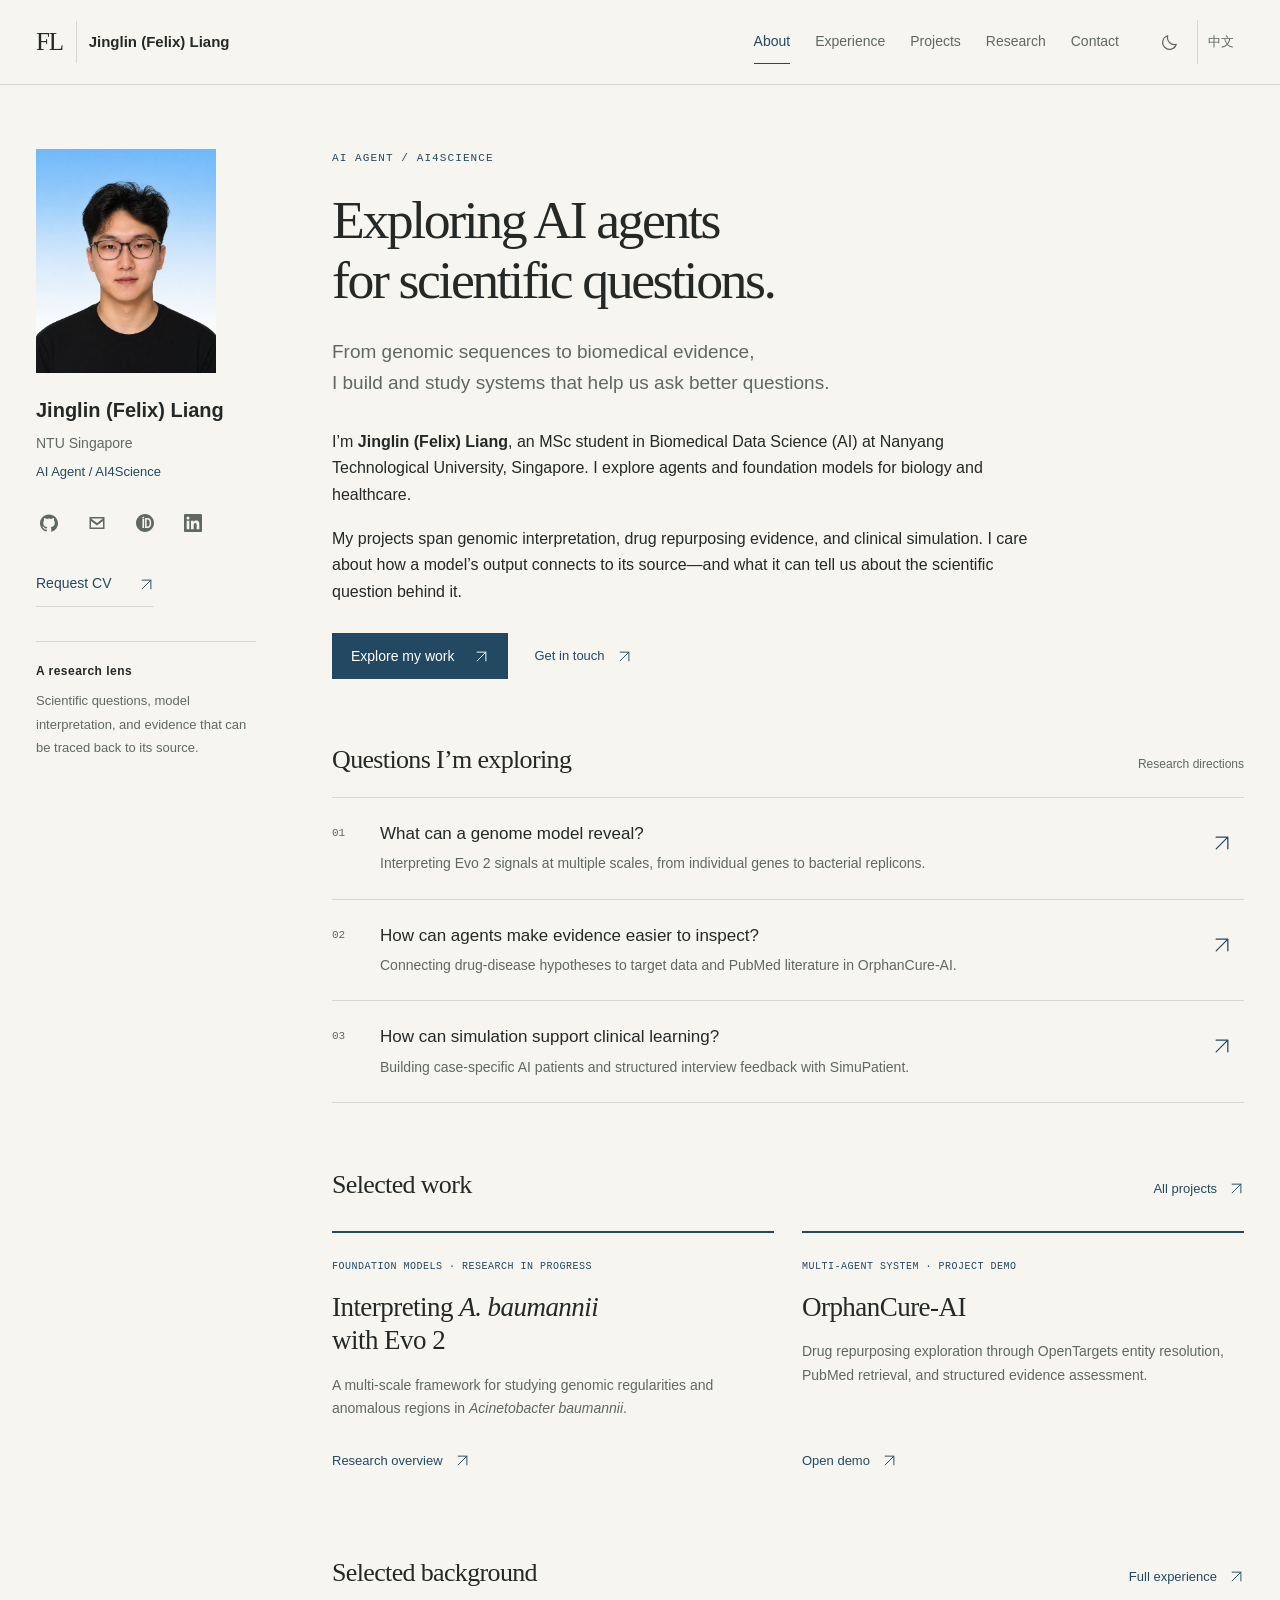
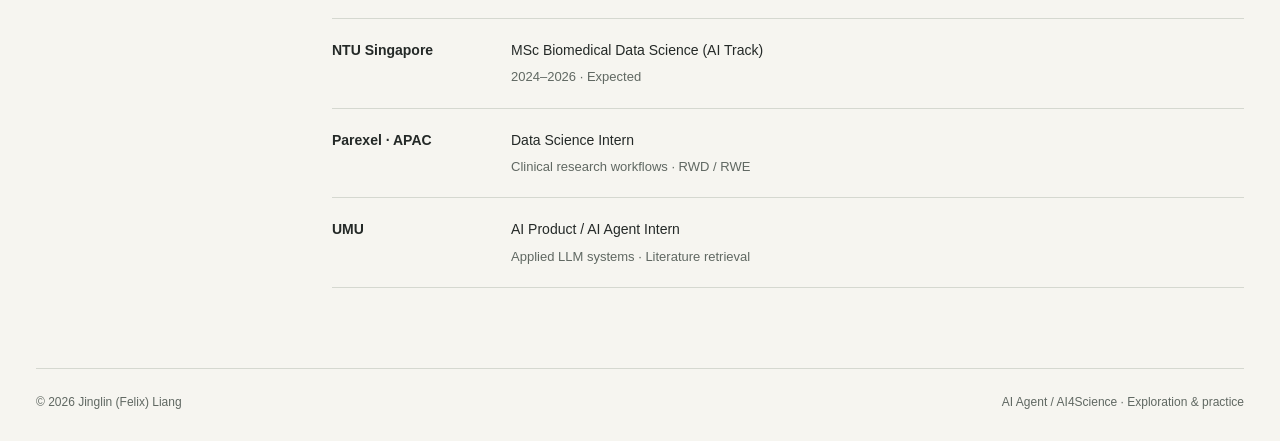
<file: index.html>
<!DOCTYPE html>
<html lang="en">
<head>
  <meta charset="UTF-8" />
  <meta name="viewport" content="width=device-width, initial-scale=1.0" />
  <title>Jinglin (Felix) Liang | AI Agent / AI4Science</title>
  <meta name="description" content="Jinglin (Felix) Liang explores AI agents and foundation models for genomics, biomedical evidence, and clinical simulation at NTU Singapore." />
  <meta name="author" content="Jinglin (Felix) Liang" />
  <meta name="keywords" content="AI4Science, biomedical data science, genomics, healthcare AI, foundation models, NTU, research" />
  <meta property="og:title" content="Jinglin (Felix) Liang" />
  <meta property="og:description" content="Jinglin (Felix) Liang explores AI agents and foundation models for genomics, biomedical evidence, and clinical simulation at NTU Singapore." />
  <meta property="og:type" content="website" />
  <link rel="icon" href="data:image/svg+xml,<svg xmlns='http://www.w3.org/2000/svg' viewBox='0 0 32 32'><rect width='32' height='32' rx='8' fill='%23234962'/><text x='16' y='22' font-family='Inter,sans-serif' font-size='16' font-weight='800' fill='white' text-anchor='middle'>FL</text></svg>" />
  <link rel="stylesheet" href="assets/css/style.css" />
  <link rel="canonical" href="https://chelsea-19.github.io/" />
  <link rel="alternate" hreflang="en" href="https://chelsea-19.github.io/" />
  <link rel="alternate" hreflang="zh-CN" href="https://chelsea-19.github.io/zh/" />
  <noscript><style>@media(max-width:1050px){.nav-links{display:flex;position:static;flex-basis:100%;padding:0;border:0}.nav-container{flex-wrap:wrap}.nav-right{order:1}.nav-links{order:2}.nav-menu-btn,.theme-toggle{display:none}}</style></noscript>
</head>
<body>
  <a class="skip-link" href="#main">Skip to content</a>

  <!-- ======== Top Navigation ======== -->
  <nav class="top-nav" id="top" aria-label="Main navigation">
    <div class="nav-container">
      <a class="nav-brand" href="./">
        <span class="nav-brand-mark">FL</span>
        <span> Jinglin (Felix) Liang</span>

      </a>
      <div class="nav-links" id="navLinks">
        <a href="./" class="active" aria-current="page">About</a>
        <a href="career/">Experience</a>
        <a href="projects/">Projects</a>
        <a href="publications/">Research</a>
        <a href="contact/">Contact</a>
      </div>
      <div class="nav-right">
        <button class="nav-menu-btn" id="navMenuBtn" aria-label="Open navigation menu" aria-controls="navLinks" aria-expanded="false"><svg viewBox="0 0 24 24" aria-hidden="true"><path d="M4 6h16M4 12h16M4 18h16"/></svg></button>
        <button class="theme-toggle" id="themeToggle" aria-label="Switch to dark theme" aria-pressed="false"><svg viewBox="0 0 24 24" aria-hidden="true"><path d="M20.5 14.2A8.7 8.7 0 0 1 9.8 3.5a8.7 8.7 0 1 0 10.7 10.7Z"/></svg></button>
        <a class="lang-switch" href="zh/">中文</a>
      </div>
    </div>
  </nav>

  <!-- ======== Page Wrapper ======== -->
  <div class="page-wrapper">

    <!-- ======== Left Sidebar ======== -->
    <aside class="sidebar">
      <div class="profile-card">
        <div class="avatar-wrapper">
          <img src="assets/img/avatar.jpg" alt="Felix Liang avatar" width="180" height="224">
        </div>
        <h2 class="site-name">Jinglin (Felix) Liang</h2>
        <p class="site-title">NTU Singapore</p>
        <p class="site-subtitle">AI Agent / AI4Science</p>

        <div class="social-icons">
          <a href="https://github.com/Chelsea-19" target="_blank" rel="noopener" aria-label="GitHub"><svg viewBox="0 0 24 24"><path d="M12 .5C5.37.5 0 5.78 0 12.29c0 5.21 3.43 9.63 8.21 11.19.6.11.82-.26.82-.57v-2.23c-3.34.72-4.04-1.42-4.04-1.42-.55-1.37-1.33-1.74-1.33-1.74-1.09-.73.08-.72.08-.72 1.2.09 1.84 1.22 1.84 1.22 1.07 1.8 2.8 1.28 3.49.98.11-.76.42-1.28.76-1.57-2.67-.3-5.47-1.31-5.47-5.84 0-1.29.47-2.34 1.24-3.17-.13-.3-.54-1.5.12-3.12 0 0 1-.32 3.3 1.21a11.6 11.6 0 0 1 6.02 0c2.28-1.53 3.29-1.21 3.29-1.21.66 1.62.25 2.82.12 3.12.77.83 1.24 1.88 1.24 3.17 0 4.54-2.81 5.53-5.48 5.83.43.37.82 1.1.82 2.22v3.29c0 .31.21.69.83.57C20.57 21.92 24 17.5 24 12.29 24 5.78 18.63.5 12 .5z"/></svg></a>
          <a href="mailto:Felix.Liang24@outlook.com" aria-label="Email"><svg viewBox="0 0 24 24"><path d="M2 4h20v16H2V4zm2 2v.01L12 12l8-5.99V6H4zm0 3.41V18h16V9.41l-8 5.99-8-5.99z"/></svg></a>
          <a href="https://orcid.org/0009-0007-7755-5572" target="_blank" rel="noopener" aria-label="ORCID"><svg viewBox="0 0 24 24"><path d="M12 0C5.37 0 0 5.37 0 12s5.37 12 12 12 12-5.37 12-12S18.63 0 12 0zm-3.4 5.2h2.2v13.6H8.6V5.2zm3.5 0h3.2c3 0 5 2.2 5 6.8s-2 6.8-5 6.8h-3.2V5.2zm2.1 2v9.6h1.1c1.9 0 2.9-1.4 2.9-4.8s-1-4.8-2.9-4.8h-1.1zM9.7 3.7a1.3 1.3 0 1 1 0 2.6 1.3 1.3 0 0 1 0-2.6z"/></svg></a>
          <a href="https://www.linkedin.com/in/jinglin-liang-585870355/" target="_blank" rel="noopener" aria-label="LinkedIn"><svg viewBox="0 0 24 24"><path d="M20.447 20.452h-3.554v-5.569c0-1.328-.027-3.037-1.852-3.037-1.853 0-2.136 1.445-2.136 2.939v5.667H9.351V9h3.414v1.561h.046c.477-.9 1.637-1.85 3.37-1.85 3.601 0 4.267 2.37 4.267 5.455v6.286zM5.337 7.433a2.062 2.062 0 0 1-2.063-2.065 2.064 2.064 0 1 1 2.063 2.065zm1.782 13.019H3.555V9h3.564v11.452zM22.225 0H1.771C.792 0 0 .774 0 1.729v20.542C0 23.227.792 24 1.771 24h20.451C23.2 24 24 23.227 24 22.271V1.729C24 .774 23.2 0 22.222 0h.003z"/></svg></a>
        </div>
        <a class="cv-button" href="mailto:Felix.Liang24@outlook.com?subject=CV%20request">Request CV <svg class="arrow-icon" viewBox="0 0 24 24" aria-hidden="true"><path d="M5 19 19 5M5 5h14v14"/></svg></a>
      </div>
      <div class="sidebar-note"><p class="sidebar-note-title">A research lens</p><p>Scientific questions, model interpretation, and evidence that can be traced back to its source.</p></div>
    </aside>

    <!-- ======== Main Content ======== -->
    <main class="main-content" id="main" tabindex="-1">
      <section id="about" class="section hero">
        <p class="eyebrow">AI AGENT / AI4SCIENCE</p>
        <h1 class="hero-title">Exploring AI agents<br>for scientific questions.</h1>
        <p class="hero-lead">From genomic sequences to biomedical evidence,<br class="desktop-break"> I build and study systems that help us ask better questions.</p>
        <div class="section-body about-copy">
          <p>I’m <strong>Jinglin (Felix) Liang</strong>, an MSc student in Biomedical Data Science (AI) at Nanyang Technological University, Singapore. I explore agents and foundation models for biology and healthcare.</p>
          <p>My projects span genomic interpretation, drug repurposing evidence, and clinical simulation. I care about how a model’s output connects to its source—and what it can tell us about the scientific question behind it.</p>
        </div>
        <div class="hero-actions"><a class="contact-btn primary" href="projects/">Explore my work <svg class="arrow-icon" viewBox="0 0 24 24" aria-hidden="true"><path d="M5 19 19 5M5 5h14v14"/></svg></a><a class="text-link" href="mailto:Felix.Liang24@outlook.com">Get in touch <svg class="arrow-icon" viewBox="0 0 24 24" aria-hidden="true"><path d="M5 19 19 5M5 5h14v14"/></svg></a></div>
      </section>

      <section class="section" aria-labelledby="questions-title">
        <div class="section-header"><h2 class="section-heading" id="questions-title">Questions I’m exploring</h2><span class="section-caption">Research directions</span></div>
        <div class="question-list">
          <article class="question-row"><span class="row-number" aria-hidden="true">01</span><div><h3>What can a genome model reveal?</h3><p>Interpreting Evo 2 signals at multiple scales, from individual genes to bacterial replicons.</p></div><a class="row-link" href="projects/#evo2" aria-label="Read about Evo 2 genomic interpretation"><svg class="arrow-icon" viewBox="0 0 24 24" aria-hidden="true"><path d="M5 19 19 5M5 5h14v14"/></svg></a></article>
          <article class="question-row"><span class="row-number" aria-hidden="true">02</span><div><h3>How can agents make evidence easier to inspect?</h3><p>Connecting drug-disease hypotheses to target data and PubMed literature in OrphanCure-AI.</p></div><a class="row-link" href="projects/#orphancure" aria-label="Read about OrphanCure-AI"><svg class="arrow-icon" viewBox="0 0 24 24" aria-hidden="true"><path d="M5 19 19 5M5 5h14v14"/></svg></a></article>
          <article class="question-row"><span class="row-number" aria-hidden="true">03</span><div><h3>How can simulation support clinical learning?</h3><p>Building case-specific AI patients and structured interview feedback with SimuPatient.</p></div><a class="row-link" href="projects/#simupatient" aria-label="Read about SimuPatient"><svg class="arrow-icon" viewBox="0 0 24 24" aria-hidden="true"><path d="M5 19 19 5M5 5h14v14"/></svg></a></article>
        </div>
      </section>

      <section class="section" aria-labelledby="work-title">
        <div class="section-header"><h2 class="section-heading" id="work-title">Selected work</h2><a class="text-link" href="projects/">All projects <svg class="arrow-icon" viewBox="0 0 24 24" aria-hidden="true"><path d="M5 19 19 5M5 5h14v14"/></svg></a></div>
        <div class="work-grid">
          <article class="work-card"><p class="eyebrow">FOUNDATION MODELS · RESEARCH IN PROGRESS</p><h3><a href="projects/#evo2">Interpreting <em>A. baumannii</em><br>with Evo 2</a></h3><p>A multi-scale framework for studying genomic regularities and anomalous regions in <em>Acinetobacter baumannii</em>.</p><a class="text-link" href="projects/#evo2">Research overview <svg class="arrow-icon" viewBox="0 0 24 24" aria-hidden="true"><path d="M5 19 19 5M5 5h14v14"/></svg></a></article>
          <article class="work-card"><p class="eyebrow">MULTI-AGENT SYSTEM · PROJECT DEMO</p><h3><a href="projects/#orphancure">OrphanCure-AI</a></h3><p>Drug repurposing exploration through OpenTargets entity resolution, PubMed retrieval, and structured evidence assessment.</p><a class="text-link" href="https://orphancure-ai.streamlit.app/" target="_blank" rel="noopener">Open demo <svg class="arrow-icon" viewBox="0 0 24 24" aria-hidden="true"><path d="M5 19 19 5M5 5h14v14"/></svg></a></article>
        </div>
      </section>

      <section class="section" aria-labelledby="background-title">
        <div class="section-header"><h2 class="section-heading" id="background-title">Selected background</h2><a class="text-link" href="career/">Full experience <svg class="arrow-icon" viewBox="0 0 24 24" aria-hidden="true"><path d="M5 19 19 5M5 5h14v14"/></svg></a></div>
        <dl class="background-list"><div><dt>NTU Singapore</dt><dd>MSc Biomedical Data Science (AI Track)<span>2024–2026 · Expected</span></dd></div><div><dt>Parexel · APAC</dt><dd>Data Science Intern<span>Clinical research workflows · RWD / RWE</span></dd></div><div><dt>UMU</dt><dd>AI Product / AI Agent Intern<span>Applied LLM systems · Literature retrieval</span></dd></div></dl>
      </section>
    </main>
  </div>

  <footer class="site-footer"><p>© 2026 Jinglin (Felix) Liang</p><p>AI Agent / AI4Science · Exploration &amp; practice</p></footer>

  <script src="assets/js/main.js"></script>
</body>
</html>
</file>
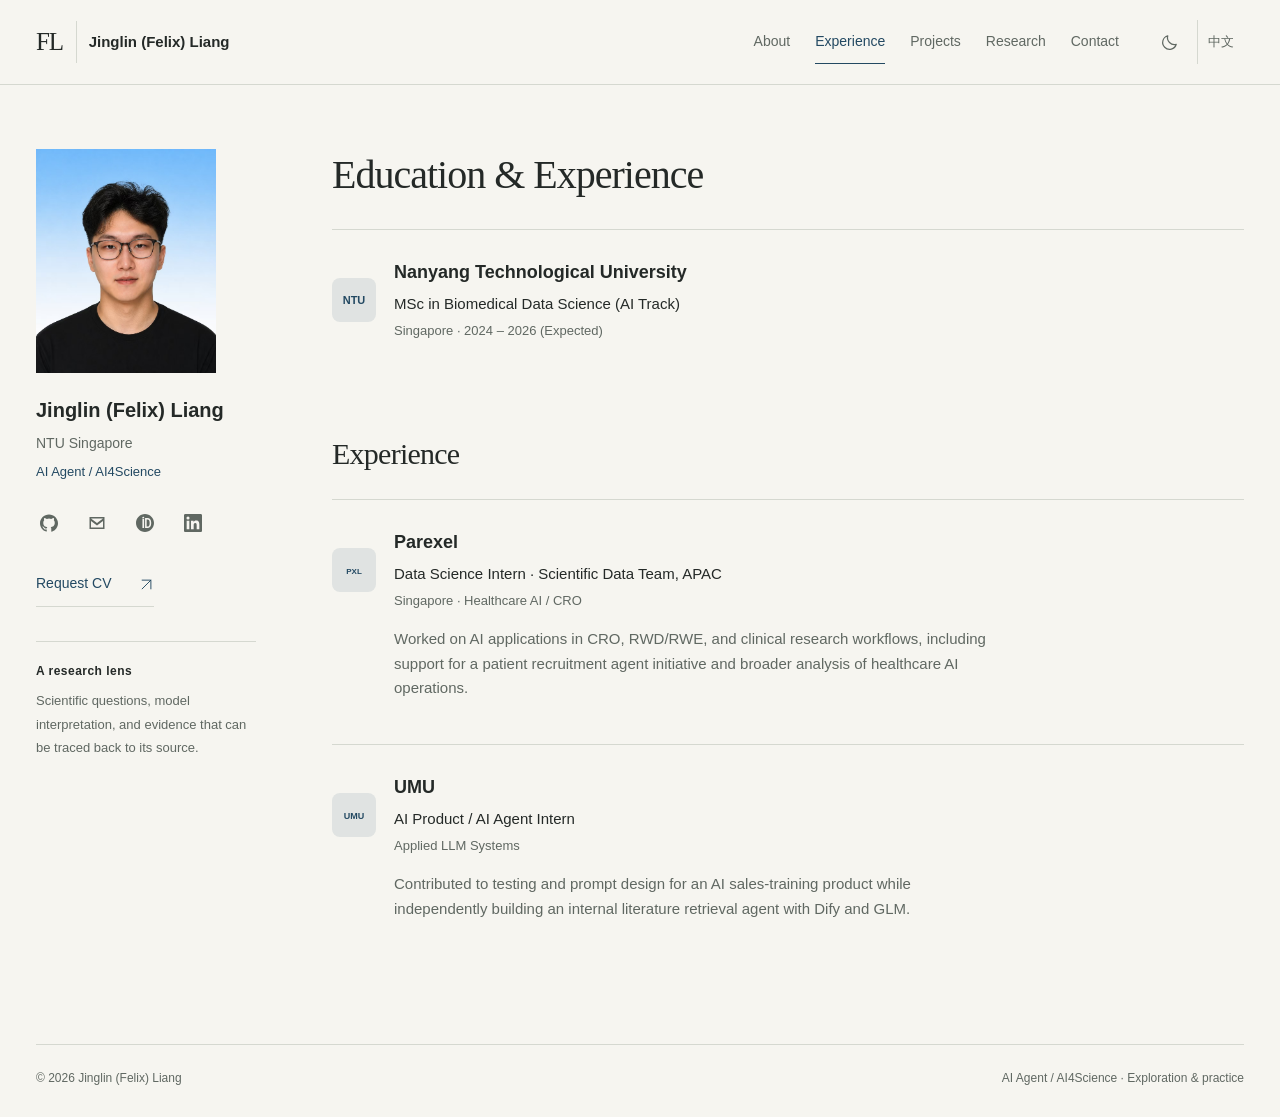
<file: career/index.html>
<!DOCTYPE html>
<html lang="en">
<head>
  <meta charset="UTF-8" />
  <meta name="viewport" content="width=device-width, initial-scale=1.0" />
  <title>Experience — Jinglin (Felix) Liang | AI4Science</title>
  <meta name="description" content="Education and professional experience of Jinglin (Felix) Liang — NTU, Parexel, and UMU." />
  <link rel="icon" href="data:image/svg+xml,<svg xmlns='http://www.w3.org/2000/svg' viewBox='0 0 32 32'><rect width='32' height='32' rx='8' fill='%23234962'/><text x='16' y='22' font-family='Inter,sans-serif' font-size='16' font-weight='800' fill='white' text-anchor='middle'>FL</text></svg>" />
  <link rel="stylesheet" href="../assets/css/style.css" />
  <link rel="canonical" href="https://chelsea-19.github.io/career/" />
  <link rel="alternate" hreflang="en" href="https://chelsea-19.github.io/career/" />
  <link rel="alternate" hreflang="zh-CN" href="https://chelsea-19.github.io/zh/career/" />
  <noscript><style>@media(max-width:1050px){.nav-links{display:flex;position:static;flex-basis:100%;padding:0;border:0}.nav-container{flex-wrap:wrap}.nav-right{order:1}.nav-links{order:2}.nav-menu-btn,.theme-toggle{display:none}}</style></noscript>
</head>
<body>
  <a class="skip-link" href="#main">Skip to content</a>

  <nav class="top-nav" aria-label="Main navigation">
    <div class="nav-container">
      <a class="nav-brand" href="../"><span class="nav-brand-mark">FL</span><span>Jinglin (Felix) Liang</span></a>
      <div class="nav-links" id="navLinks">
        <a href="../">About</a>
        <a href="../career/" class="active" aria-current="page">Experience</a>
        <a href="../projects/">Projects</a>
        <a href="../publications/">Research</a>
        <a href="../contact/">Contact</a>
      </div>
      <div class="nav-right">
        <button class="nav-menu-btn" id="navMenuBtn" aria-label="Open navigation menu" aria-controls="navLinks" aria-expanded="false"><svg viewBox="0 0 24 24" aria-hidden="true"><path d="M4 6h16M4 12h16M4 18h16"/></svg></button>
        <button class="theme-toggle" id="themeToggle" aria-label="Switch to dark theme" aria-pressed="false"><svg viewBox="0 0 24 24" aria-hidden="true"><path d="M20.5 14.2A8.7 8.7 0 0 1 9.8 3.5a8.7 8.7 0 1 0 10.7 10.7Z"/></svg></button>
        <a class="lang-switch" href="../zh/career/">中文</a>
      </div>
    </div>
  </nav>

  <div class="page-wrapper">
    <aside class="sidebar">
      <div class="profile-card">
        <div class="avatar-wrapper">
          <img src="../assets/img/avatar.jpg" alt="Felix Liang avatar" width="180" height="224">
        </div>
        <h2 class="site-name">Jinglin (Felix) Liang</h2>
        <p class="site-title">NTU Singapore</p>
        <p class="site-subtitle">AI Agent / AI4Science</p>

        <div class="social-icons">
          <a href="https://github.com/Chelsea-19" target="_blank" rel="noopener" aria-label="GitHub"><svg viewBox="0 0 24 24"><path d="M12 .5C5.37.5 0 5.78 0 12.29c0 5.21 3.43 9.63 8.21 11.19.6.11.82-.26.82-.57v-2.23c-3.34.72-4.04-1.42-4.04-1.42-.55-1.37-1.33-1.74-1.33-1.74-1.09-.73.08-.72.08-.72 1.2.09 1.84 1.22 1.84 1.22 1.07 1.8 2.8 1.28 3.49.98.11-.76.42-1.28.76-1.57-2.67-.3-5.47-1.31-5.47-5.84 0-1.29.47-2.34 1.24-3.17-.13-.3-.54-1.5.12-3.12 0 0 1-.32 3.3 1.21a11.6 11.6 0 0 1 6.02 0c2.28-1.53 3.29-1.21 3.29-1.21.66 1.62.25 2.82.12 3.12.77.83 1.24 1.88 1.24 3.17 0 4.54-2.81 5.53-5.48 5.83.43.37.82 1.1.82 2.22v3.29c0 .31.21.69.83.57C20.57 21.92 24 17.5 24 12.29 24 5.78 18.63.5 12 .5z"/></svg></a>
          <a href="mailto:Felix.Liang24@outlook.com" aria-label="Email"><svg viewBox="0 0 24 24"><path d="M2 4h20v16H2V4zm2 2v.01L12 12l8-5.99V6H4zm0 3.41V18h16V9.41l-8 5.99-8-5.99z"/></svg></a>
          <a href="https://orcid.org/0009-0007-7755-5572" target="_blank" rel="noopener" aria-label="ORCID"><svg viewBox="0 0 24 24"><path d="M12 0C5.37 0 0 5.37 0 12s5.37 12 12 12 12-5.37 12-12S18.63 0 12 0zm-3.4 5.2h2.2v13.6H8.6V5.2zm3.5 0h3.2c3 0 5 2.2 5 6.8s-2 6.8-5 6.8h-3.2V5.2zm2.1 2v9.6h1.1c1.9 0 2.9-1.4 2.9-4.8s-1-4.8-2.9-4.8h-1.1zM9.7 3.7a1.3 1.3 0 1 1 0 2.6 1.3 1.3 0 0 1 0-2.6z"/></svg></a>
          <a href="https://www.linkedin.com/in/jinglin-liang-585870355/" target="_blank" rel="noopener" aria-label="LinkedIn"><svg viewBox="0 0 24 24"><path d="M20.447 20.452h-3.554v-5.569c0-1.328-.027-3.037-1.852-3.037-1.853 0-2.136 1.445-2.136 2.939v5.667H9.351V9h3.414v1.561h.046c.477-.9 1.637-1.85 3.37-1.85 3.601 0 4.267 2.37 4.267 5.455v6.286zM5.337 7.433a2.062 2.062 0 0 1-2.063-2.065 2.064 2.064 0 1 1 2.063 2.065zm1.782 13.019H3.555V9h3.564v11.452zM22.225 0H1.771C.792 0 0 .774 0 1.729v20.542C0 23.227.792 24 1.771 24h20.451C23.2 24 24 23.227 24 22.271V1.729C24 .774 23.2 0 22.222 0h.003z"/></svg></a>
        </div>
        <a class="cv-button" href="mailto:Felix.Liang24@outlook.com?subject=CV%20request">Request CV <svg class="arrow-icon" viewBox="0 0 24 24" aria-hidden="true"><path d="M5 19 19 5M5 5h14v14"/></svg></a>
      </div>
      <div class="sidebar-note"><p class="sidebar-note-title">A research lens</p><p>Scientific questions, model interpretation, and evidence that can be traced back to its source.</p></div>
    </aside>

    <main class="main-content" id="main" tabindex="-1">
      <section id="education" class="section">
        <h1 class="section-heading">Education &amp; Experience</h1>
        <div class="timeline">
          <div class="timeline-item">
            <div class="timeline-header">
              <svg class="timeline-logo" viewBox="0 0 44 44" xmlns="http://www.w3.org/2000/svg"><rect width="44" height="44" rx="8" fill="#034694" opacity="0.1"/><text x="22" y="26" text-anchor="middle" font-family="Inter,sans-serif" font-size="11" font-weight="700" fill="#034694">NTU</text></svg>
              <div class="timeline-info">
                <p class="timeline-org">Nanyang Technological University</p>
                <p class="timeline-role">MSc in Biomedical Data Science (AI Track)</p>
                <p class="timeline-meta">Singapore · 2024 – 2026 (Expected)</p>
              </div>
            </div>
          </div>

        </div>
      </section>

      <section id="experience" class="section">
        <h2 class="section-heading">Experience</h2>
        <div class="timeline">
          <div class="timeline-item">
            <div class="timeline-header">
              <svg class="timeline-logo" viewBox="0 0 44 44" xmlns="http://www.w3.org/2000/svg"><rect width="44" height="44" rx="8" fill="#034694" opacity="0.1"/><text x="22" y="26" text-anchor="middle" font-family="Inter,sans-serif" font-size="8" font-weight="700" fill="#034694">PXL</text></svg>
              <div class="timeline-info">
                <p class="timeline-org">Parexel</p>
                <p class="timeline-role">Data Science Intern · Scientific Data Team, APAC</p>
                <p class="timeline-meta">Singapore · Healthcare AI / CRO</p>
              </div>
            </div>
            <div class="timeline-details">
              <p>Worked on AI applications in CRO, RWD/RWE, and clinical research workflows, including support for a patient recruitment agent initiative and broader analysis of healthcare AI operations.</p>
            </div>
          </div>
          <div class="timeline-item">
            <div class="timeline-header">
              <svg class="timeline-logo" viewBox="0 0 44 44" xmlns="http://www.w3.org/2000/svg"><rect width="44" height="44" rx="8" fill="#034694" opacity="0.1"/><text x="22" y="26" text-anchor="middle" font-family="Inter,sans-serif" font-size="9" font-weight="700" fill="#034694">UMU</text></svg>
              <div class="timeline-info">
                <p class="timeline-org">UMU</p>
                <p class="timeline-role">AI Product / AI Agent Intern</p>
                <p class="timeline-meta">Applied LLM Systems</p>
              </div>
            </div>
            <div class="timeline-details">
              <p>Contributed to testing and prompt design for an AI sales-training product while independently building an internal literature retrieval agent with Dify and GLM.</p>
            </div>
          </div>
        </div>
      </section>
    </main>
  </div>

  <footer class="site-footer"><p>© 2026 Jinglin (Felix) Liang</p><p>AI Agent / AI4Science · Exploration &amp; practice</p></footer>
  <script src="../assets/js/main.js"></script>
</body>
</html>
</file>
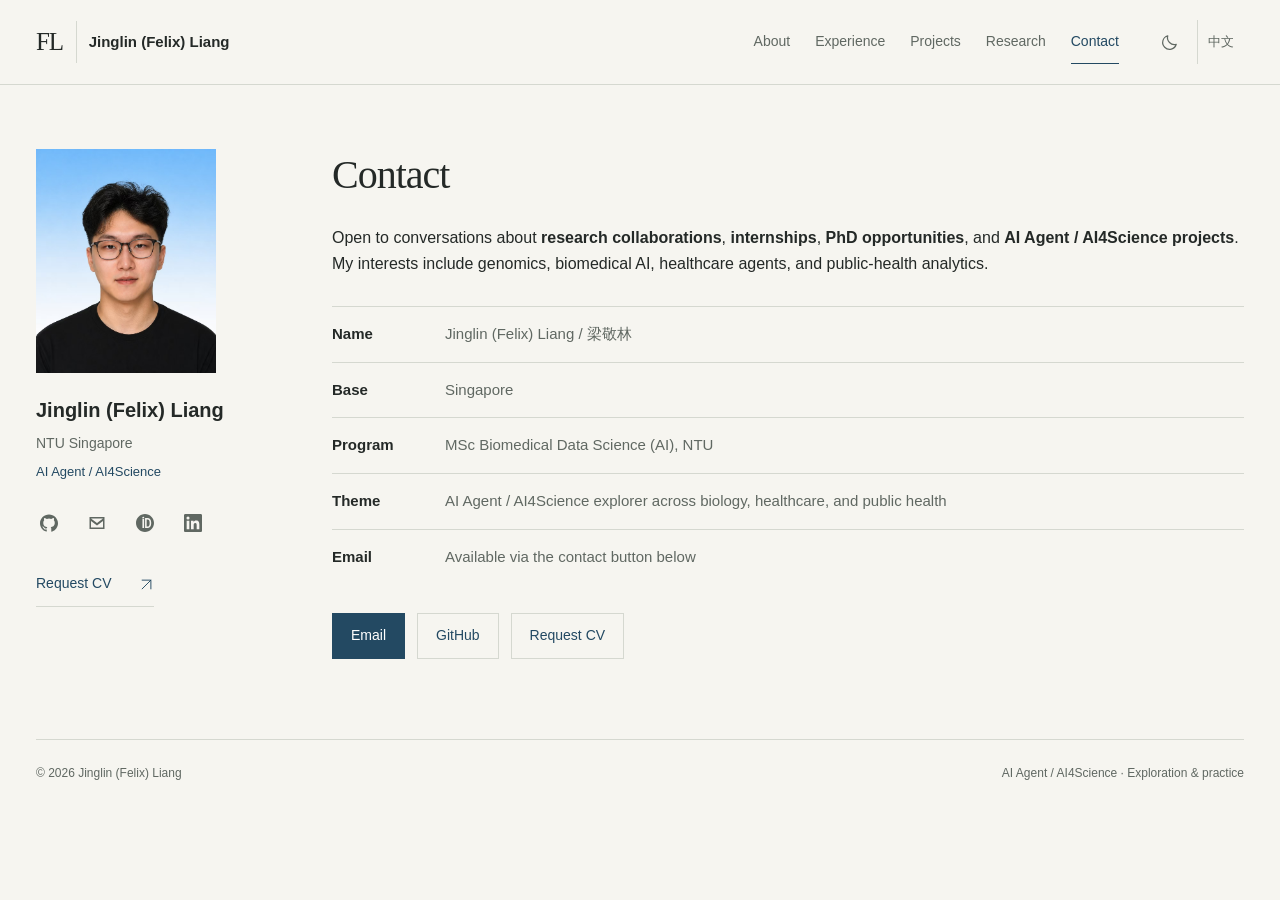
<file: contact/index.html>
<!DOCTYPE html>
<html lang="en">
<head>
  <meta charset="UTF-8" />
  <meta name="viewport" content="width=device-width, initial-scale=1.0" />
  <title>Contact — Jinglin (Felix) Liang | AI4Science</title>
  <meta name="description" content="Contact Jinglin (Felix) Liang for research collaborations, internships, and AI4Science opportunities." />
  <link rel="icon" href="data:image/svg+xml,<svg xmlns='http://www.w3.org/2000/svg' viewBox='0 0 32 32'><rect width='32' height='32' rx='8' fill='%23234962'/><text x='16' y='22' font-family='Inter,sans-serif' font-size='16' font-weight='800' fill='white' text-anchor='middle'>FL</text></svg>" />
  <link rel="stylesheet" href="../assets/css/style.css" />
  <link rel="canonical" href="https://chelsea-19.github.io/contact/" />
  <link rel="alternate" hreflang="en" href="https://chelsea-19.github.io/contact/" />
  <link rel="alternate" hreflang="zh-CN" href="https://chelsea-19.github.io/zh/contact/" />
  <noscript><style>@media(max-width:1050px){.nav-links{display:flex;position:static;flex-basis:100%;padding:0;border:0}.nav-container{flex-wrap:wrap}.nav-right{order:1}.nav-links{order:2}.nav-menu-btn,.theme-toggle{display:none}}</style></noscript>
</head>
<body>
  <a class="skip-link" href="#main">Skip to content</a>

  <nav class="top-nav" aria-label="Main navigation">
    <div class="nav-container">
      <a class="nav-brand" href="../"><span class="nav-brand-mark">FL</span><span>Jinglin (Felix) Liang</span></a>
      <div class="nav-links" id="navLinks">
        <a href="../">About</a>
        <a href="../career/">Experience</a>
        <a href="../projects/">Projects</a>
        <a href="../publications/">Research</a>
        <a href="../contact/" class="active" aria-current="page">Contact</a>
      </div>
      <div class="nav-right">
        <button class="nav-menu-btn" id="navMenuBtn" aria-label="Open navigation menu" aria-controls="navLinks" aria-expanded="false"><svg viewBox="0 0 24 24" aria-hidden="true"><path d="M4 6h16M4 12h16M4 18h16"/></svg></button>
        <button class="theme-toggle" id="themeToggle" aria-label="Switch to dark theme" aria-pressed="false"><svg viewBox="0 0 24 24" aria-hidden="true"><path d="M20.5 14.2A8.7 8.7 0 0 1 9.8 3.5a8.7 8.7 0 1 0 10.7 10.7Z"/></svg></button>
        <a class="lang-switch" href="../zh/contact/">中文</a>
      </div>
    </div>
  </nav>

  <div class="page-wrapper">
    <aside class="sidebar">
      <div class="profile-card">
        <div class="avatar-wrapper">
          <img src="../assets/img/avatar.jpg" alt="Felix Liang avatar" width="180" height="224">
        </div>
        <h2 class="site-name">Jinglin (Felix) Liang</h2>
        <p class="site-title">NTU Singapore</p>
        <p class="site-subtitle">AI Agent / AI4Science</p>

        <div class="social-icons">
          <a href="https://github.com/Chelsea-19" target="_blank" rel="noopener" aria-label="GitHub"><svg viewBox="0 0 24 24"><path d="M12 .5C5.37.5 0 5.78 0 12.29c0 5.21 3.43 9.63 8.21 11.19.6.11.82-.26.82-.57v-2.23c-3.34.72-4.04-1.42-4.04-1.42-.55-1.37-1.33-1.74-1.33-1.74-1.09-.73.08-.72.08-.72 1.2.09 1.84 1.22 1.84 1.22 1.07 1.8 2.8 1.28 3.49.98.11-.76.42-1.28.76-1.57-2.67-.3-5.47-1.31-5.47-5.84 0-1.29.47-2.34 1.24-3.17-.13-.3-.54-1.5.12-3.12 0 0 1-.32 3.3 1.21a11.6 11.6 0 0 1 6.02 0c2.28-1.53 3.29-1.21 3.29-1.21.66 1.62.25 2.82.12 3.12.77.83 1.24 1.88 1.24 3.17 0 4.54-2.81 5.53-5.48 5.83.43.37.82 1.1.82 2.22v3.29c0 .31.21.69.83.57C20.57 21.92 24 17.5 24 12.29 24 5.78 18.63.5 12 .5z"/></svg></a>
          <a href="mailto:Felix.Liang24@outlook.com" aria-label="Email"><svg viewBox="0 0 24 24"><path d="M2 4h20v16H2V4zm2 2v.01L12 12l8-5.99V6H4zm0 3.41V18h16V9.41l-8 5.99-8-5.99z"/></svg></a>
          <a href="https://orcid.org/0009-0007-7755-5572" target="_blank" rel="noopener" aria-label="ORCID"><svg viewBox="0 0 24 24"><path d="M12 0C5.37 0 0 5.37 0 12s5.37 12 12 12 12-5.37 12-12S18.63 0 12 0zm-3.4 5.2h2.2v13.6H8.6V5.2zm3.5 0h3.2c3 0 5 2.2 5 6.8s-2 6.8-5 6.8h-3.2V5.2zm2.1 2v9.6h1.1c1.9 0 2.9-1.4 2.9-4.8s-1-4.8-2.9-4.8h-1.1zM9.7 3.7a1.3 1.3 0 1 1 0 2.6 1.3 1.3 0 0 1 0-2.6z"/></svg></a>
          <a href="https://www.linkedin.com/in/jinglin-liang-585870355/" target="_blank" rel="noopener" aria-label="LinkedIn"><svg viewBox="0 0 24 24"><path d="M20.447 20.452h-3.554v-5.569c0-1.328-.027-3.037-1.852-3.037-1.853 0-2.136 1.445-2.136 2.939v5.667H9.351V9h3.414v1.561h.046c.477-.9 1.637-1.85 3.37-1.85 3.601 0 4.267 2.37 4.267 5.455v6.286zM5.337 7.433a2.062 2.062 0 0 1-2.063-2.065 2.064 2.064 0 1 1 2.063 2.065zm1.782 13.019H3.555V9h3.564v11.452zM22.225 0H1.771C.792 0 0 .774 0 1.729v20.542C0 23.227.792 24 1.771 24h20.451C23.2 24 24 23.227 24 22.271V1.729C24 .774 23.2 0 22.222 0h.003z"/></svg></a>
        </div>
        <a class="cv-button" href="mailto:Felix.Liang24@outlook.com?subject=CV%20request">Request CV <svg class="arrow-icon" viewBox="0 0 24 24" aria-hidden="true"><path d="M5 19 19 5M5 5h14v14"/></svg></a>
      </div>
    </aside>

    <main class="main-content" id="main" tabindex="-1">
      <section id="contact" class="section">
        <h1 class="section-heading">Contact</h1>
        <div class="section-body">
          <p>Open to conversations about <strong>research collaborations</strong>, <strong>internships</strong>, <strong>PhD opportunities</strong>, and <strong>AI Agent / AI4Science projects</strong>. My interests include genomics, biomedical AI, healthcare agents, and public-health analytics.</p>
        </div>
        <ul class="contact-info">
          <li><strong>Name</strong> Jinglin (Felix) Liang / 梁敬林</li>
          <li><strong>Base</strong> Singapore</li>
          <li><strong>Program</strong> MSc Biomedical Data Science (AI), NTU</li>
          <li><strong>Theme</strong> AI Agent / AI4Science explorer across biology, healthcare, and public health</li>
          <li><strong>Email</strong> Available via the contact button below</li>
        </ul>
        <div class="contact-actions">
          <a class="contact-btn primary" href="mailto:Felix.Liang24@outlook.com">Email</a>
          <a class="contact-btn" href="https://github.com/Chelsea-19" target="_blank" rel="noopener">GitHub</a>
          <a class="contact-btn" href="mailto:Felix.Liang24@outlook.com?subject=CV%20request">Request CV</a>
        </div>
      </section>
    </main>
  </div>

  <footer class="site-footer"><p>© 2026 Jinglin (Felix) Liang</p><p>AI Agent / AI4Science · Exploration &amp; practice</p></footer>
  <script src="../assets/js/main.js"></script>
</body>
</html>
</file>
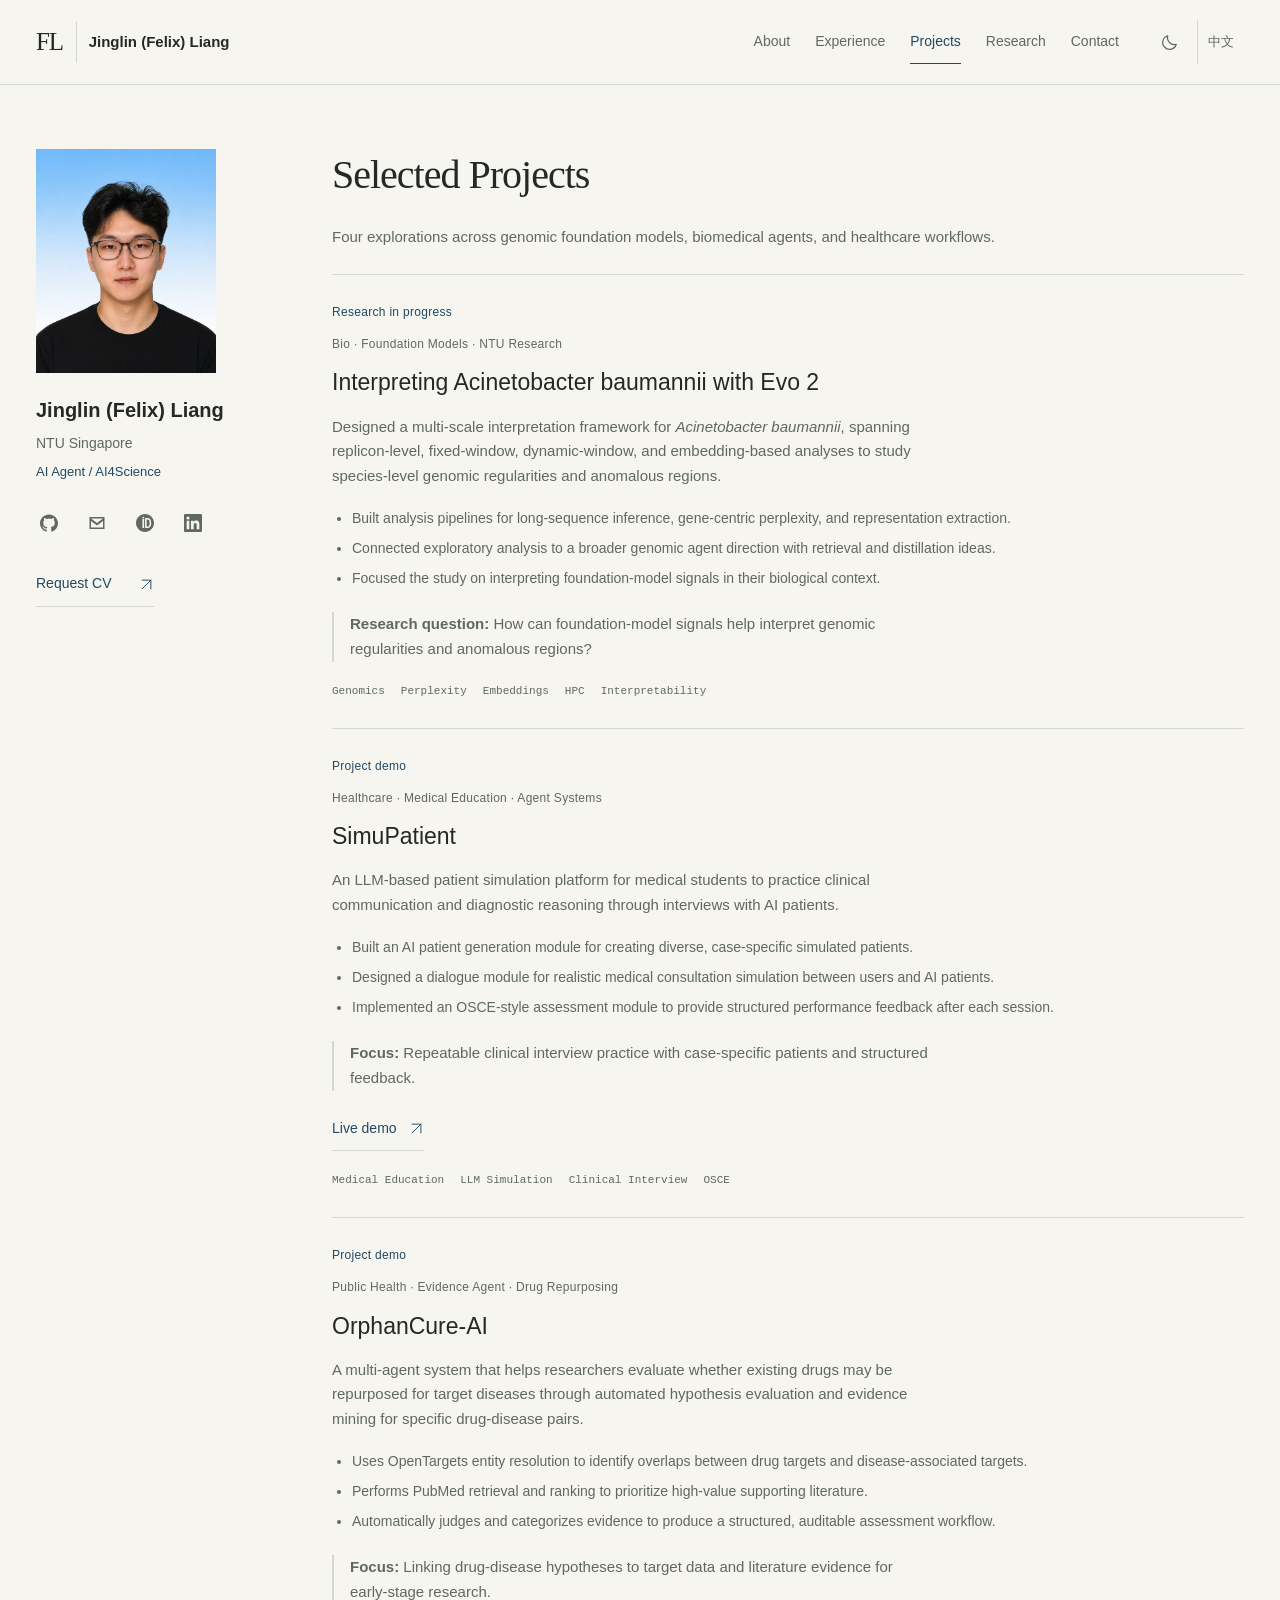
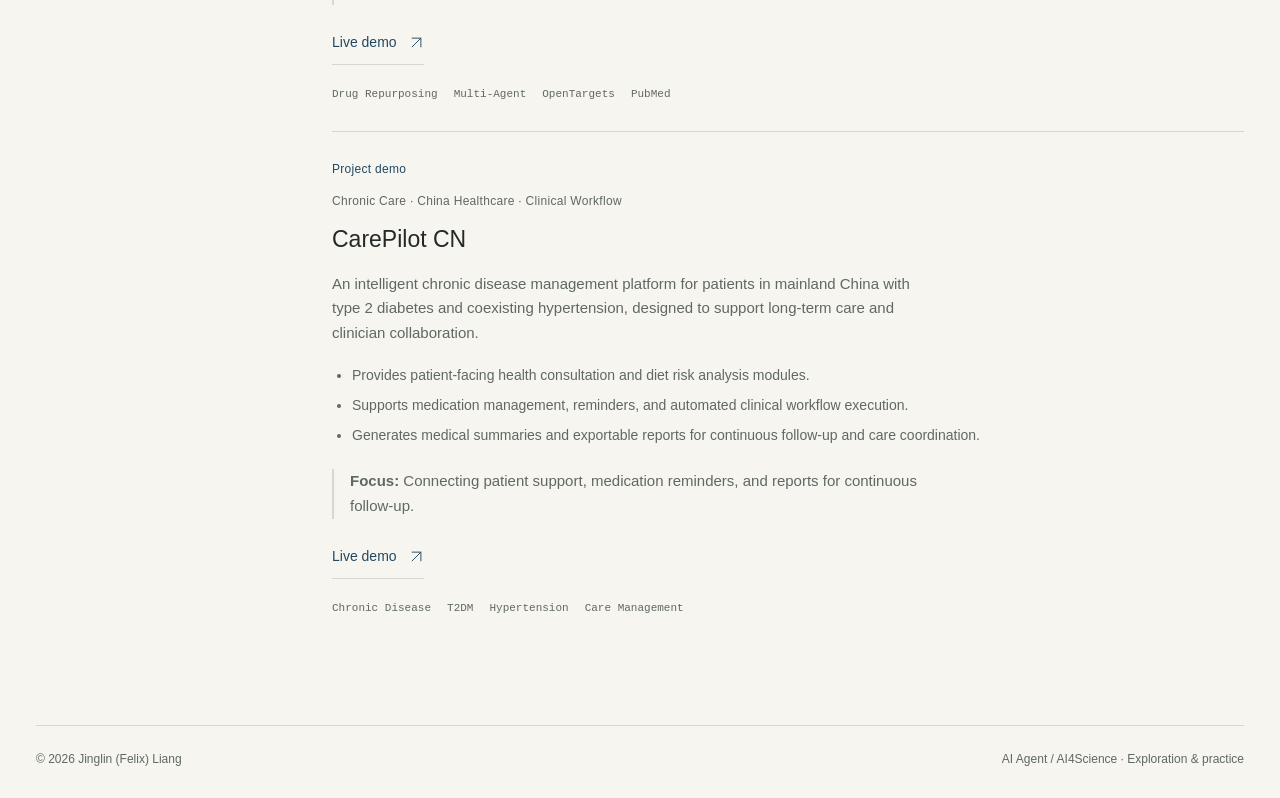
<file: projects/index.html>
<!DOCTYPE html>
<html lang="en">
<head>
  <meta charset="UTF-8" />
  <meta name="viewport" content="width=device-width, initial-scale=1.0" />
  <title>Projects — Jinglin (Felix) Liang | AI4Science</title>
  <meta name="description" content="Selected research projects by Jinglin (Felix) Liang — genomics, healthcare AI, medical education agents, drug repurposing." />
  <link rel="icon" href="data:image/svg+xml,<svg xmlns='http://www.w3.org/2000/svg' viewBox='0 0 32 32'><rect width='32' height='32' rx='8' fill='%23234962'/><text x='16' y='22' font-family='Inter,sans-serif' font-size='16' font-weight='800' fill='white' text-anchor='middle'>FL</text></svg>" />
  <link rel="stylesheet" href="../assets/css/style.css" />
  <link rel="canonical" href="https://chelsea-19.github.io/projects/" />
  <link rel="alternate" hreflang="en" href="https://chelsea-19.github.io/projects/" />
  <link rel="alternate" hreflang="zh-CN" href="https://chelsea-19.github.io/zh/projects/" />
  <noscript><style>@media(max-width:1050px){.nav-links{display:flex;position:static;flex-basis:100%;padding:0;border:0}.nav-container{flex-wrap:wrap}.nav-right{order:1}.nav-links{order:2}.nav-menu-btn,.theme-toggle{display:none}}</style></noscript>
</head>
<body>
  <a class="skip-link" href="#main">Skip to content</a>

  <nav class="top-nav" aria-label="Main navigation">
    <div class="nav-container">
      <a class="nav-brand" href="../"><span class="nav-brand-mark">FL</span><span>Jinglin (Felix) Liang</span></a>
      <div class="nav-links" id="navLinks">
        <a href="../">About</a>
        <a href="../career/">Experience</a>
        <a href="../projects/" class="active" aria-current="page">Projects</a>
        <a href="../publications/">Research</a>
        <a href="../contact/">Contact</a>
      </div>
      <div class="nav-right">
        <button class="nav-menu-btn" id="navMenuBtn" aria-label="Open navigation menu" aria-controls="navLinks" aria-expanded="false"><svg viewBox="0 0 24 24" aria-hidden="true"><path d="M4 6h16M4 12h16M4 18h16"/></svg></button>
        <button class="theme-toggle" id="themeToggle" aria-label="Switch to dark theme" aria-pressed="false"><svg viewBox="0 0 24 24" aria-hidden="true"><path d="M20.5 14.2A8.7 8.7 0 0 1 9.8 3.5a8.7 8.7 0 1 0 10.7 10.7Z"/></svg></button>
        <a class="lang-switch" href="../zh/projects/">中文</a>
      </div>
    </div>
  </nav>

  <div class="page-wrapper">
    <aside class="sidebar">
      <div class="profile-card">
        <div class="avatar-wrapper">
          <img src="../assets/img/avatar.jpg" alt="Felix Liang avatar" width="180" height="224">
        </div>
        <h2 class="site-name">Jinglin (Felix) Liang</h2>
        <p class="site-title">NTU Singapore</p>
        <p class="site-subtitle">AI Agent / AI4Science</p>

        <div class="social-icons">
          <a href="https://github.com/Chelsea-19" target="_blank" rel="noopener" aria-label="GitHub"><svg viewBox="0 0 24 24"><path d="M12 .5C5.37.5 0 5.78 0 12.29c0 5.21 3.43 9.63 8.21 11.19.6.11.82-.26.82-.57v-2.23c-3.34.72-4.04-1.42-4.04-1.42-.55-1.37-1.33-1.74-1.33-1.74-1.09-.73.08-.72.08-.72 1.2.09 1.84 1.22 1.84 1.22 1.07 1.8 2.8 1.28 3.49.98.11-.76.42-1.28.76-1.57-2.67-.3-5.47-1.31-5.47-5.84 0-1.29.47-2.34 1.24-3.17-.13-.3-.54-1.5.12-3.12 0 0 1-.32 3.3 1.21a11.6 11.6 0 0 1 6.02 0c2.28-1.53 3.29-1.21 3.29-1.21.66 1.62.25 2.82.12 3.12.77.83 1.24 1.88 1.24 3.17 0 4.54-2.81 5.53-5.48 5.83.43.37.82 1.1.82 2.22v3.29c0 .31.21.69.83.57C20.57 21.92 24 17.5 24 12.29 24 5.78 18.63.5 12 .5z"/></svg></a>
          <a href="mailto:Felix.Liang24@outlook.com" aria-label="Email"><svg viewBox="0 0 24 24"><path d="M2 4h20v16H2V4zm2 2v.01L12 12l8-5.99V6H4zm0 3.41V18h16V9.41l-8 5.99-8-5.99z"/></svg></a>
          <a href="https://orcid.org/0009-0007-7755-5572" target="_blank" rel="noopener" aria-label="ORCID"><svg viewBox="0 0 24 24"><path d="M12 0C5.37 0 0 5.37 0 12s5.37 12 12 12 12-5.37 12-12S18.63 0 12 0zm-3.4 5.2h2.2v13.6H8.6V5.2zm3.5 0h3.2c3 0 5 2.2 5 6.8s-2 6.8-5 6.8h-3.2V5.2zm2.1 2v9.6h1.1c1.9 0 2.9-1.4 2.9-4.8s-1-4.8-2.9-4.8h-1.1zM9.7 3.7a1.3 1.3 0 1 1 0 2.6 1.3 1.3 0 0 1 0-2.6z"/></svg></a>
          <a href="https://www.linkedin.com/in/jinglin-liang-585870355/" target="_blank" rel="noopener" aria-label="LinkedIn"><svg viewBox="0 0 24 24"><path d="M20.447 20.452h-3.554v-5.569c0-1.328-.027-3.037-1.852-3.037-1.853 0-2.136 1.445-2.136 2.939v5.667H9.351V9h3.414v1.561h.046c.477-.9 1.637-1.85 3.37-1.85 3.601 0 4.267 2.37 4.267 5.455v6.286zM5.337 7.433a2.062 2.062 0 0 1-2.063-2.065 2.064 2.064 0 1 1 2.063 2.065zm1.782 13.019H3.555V9h3.564v11.452zM22.225 0H1.771C.792 0 0 .774 0 1.729v20.542C0 23.227.792 24 1.771 24h20.451C23.2 24 24 23.227 24 22.271V1.729C24 .774 23.2 0 22.222 0h.003z"/></svg></a>
        </div>
        <a class="cv-button" href="mailto:Felix.Liang24@outlook.com?subject=CV%20request">Request CV <svg class="arrow-icon" viewBox="0 0 24 24" aria-hidden="true"><path d="M5 19 19 5M5 5h14v14"/></svg></a>
      </div>
    </aside>

    <main class="main-content" id="main" tabindex="-1">
      <section id="projects" class="section">
        <h1 class="section-heading">Selected Projects</h1>
        <p class="text-muted text-sm" style="margin-bottom:20px;">Four explorations across genomic foundation models, biomedical agents, and healthcare workflows.</p>
        <div class="projects-list">

          <article class="project-card" id="evo2">
            <p class="pub-status">Research in progress</p>
            <p class="project-domain">Bio · Foundation Models · NTU Research</p>
            <h2 class="project-title">Interpreting Acinetobacter baumannii with Evo 2</h2>
            <p class="project-desc">Designed a multi-scale interpretation framework for <em>Acinetobacter baumannii</em>, spanning replicon-level, fixed-window, dynamic-window, and embedding-based analyses to study species-level genomic regularities and anomalous regions.</p>
            <ul class="project-bullets"><li>Built analysis pipelines for long-sequence inference, gene-centric perplexity, and representation extraction.</li><li>Connected exploratory analysis to a broader genomic agent direction with retrieval and distillation ideas.</li><li>Focused the study on interpreting foundation-model signals in their biological context.</li></ul>
            <div class="project-impact"><strong>Research question:</strong> How can foundation-model signals help interpret genomic regularities and anomalous regions?</div>
            <div class="mini-tags"><span class="mini-tag">Genomics</span><span class="mini-tag">Perplexity</span><span class="mini-tag">Embeddings</span><span class="mini-tag">HPC</span><span class="mini-tag">Interpretability</span></div>
          </article>

          <article class="project-card" id="simupatient">
            <p class="pub-status">Project demo</p>
            <p class="project-domain">Healthcare · Medical Education · Agent Systems</p>
            <h2 class="project-title">SimuPatient</h2>
            <p class="project-desc">An LLM-based patient simulation platform for medical students to practice clinical communication and diagnostic reasoning through interviews with AI patients.</p>
            <ul class="project-bullets"><li>Built an AI patient generation module for creating diverse, case-specific simulated patients.</li><li>Designed a dialogue module for realistic medical consultation simulation between users and AI patients.</li><li>Implemented an OSCE-style assessment module to provide structured performance feedback after each session.</li></ul>
            <div class="project-impact"><strong>Focus:</strong> Repeatable clinical interview practice with case-specific patients and structured feedback.</div>
            <div class="evidence-links"><a class="evidence-link" href="https://simupatient.streamlit.app/" target="_blank" rel="noopener">Live demo<svg class="arrow-icon" viewBox="0 0 24 24" aria-hidden="true"><path d="M5 19 19 5M5 5h14v14"/></svg></a></div>
            <div class="mini-tags"><span class="mini-tag">Medical Education</span><span class="mini-tag">LLM Simulation</span><span class="mini-tag">Clinical Interview</span><span class="mini-tag">OSCE</span></div>
          </article>

          <article class="project-card" id="orphancure">
            <p class="pub-status">Project demo</p>
            <p class="project-domain">Public Health · Evidence Agent · Drug Repurposing</p>
            <h2 class="project-title">OrphanCure-AI</h2>
            <p class="project-desc">A multi-agent system that helps researchers evaluate whether existing drugs may be repurposed for target diseases through automated hypothesis evaluation and evidence mining for specific drug-disease pairs.</p>
            <ul class="project-bullets"><li>Uses OpenTargets entity resolution to identify overlaps between drug targets and disease-associated targets.</li><li>Performs PubMed retrieval and ranking to prioritize high-value supporting literature.</li><li>Automatically judges and categorizes evidence to produce a structured, auditable assessment workflow.</li></ul>
            <div class="project-impact"><strong>Focus:</strong> Linking drug-disease hypotheses to target data and literature evidence for early-stage research.</div>
            <div class="evidence-links"><a class="evidence-link" href="https://orphancure-ai.streamlit.app/" target="_blank" rel="noopener">Live demo<svg class="arrow-icon" viewBox="0 0 24 24" aria-hidden="true"><path d="M5 19 19 5M5 5h14v14"/></svg></a></div>
            <div class="mini-tags"><span class="mini-tag">Drug Repurposing</span><span class="mini-tag">Multi-Agent</span><span class="mini-tag">OpenTargets</span><span class="mini-tag">PubMed</span></div>
          </article>

          <article class="project-card" id="carepilot">
            <p class="pub-status">Project demo</p>
            <p class="project-domain">Chronic Care · China Healthcare · Clinical Workflow</p>
            <h2 class="project-title">CarePilot CN</h2>
            <p class="project-desc">An intelligent chronic disease management platform for patients in mainland China with type 2 diabetes and coexisting hypertension, designed to support long-term care and clinician collaboration.</p>
            <ul class="project-bullets"><li>Provides patient-facing health consultation and diet risk analysis modules.</li><li>Supports medication management, reminders, and automated clinical workflow execution.</li><li>Generates medical summaries and exportable reports for continuous follow-up and care coordination.</li></ul>
            <div class="project-impact"><strong>Focus:</strong> Connecting patient support, medication reminders, and reports for continuous follow-up.</div>
            <div class="evidence-links"><a class="evidence-link" href="https://chronicagent1.streamlit.app/" target="_blank" rel="noopener">Live demo<svg class="arrow-icon" viewBox="0 0 24 24" aria-hidden="true"><path d="M5 19 19 5M5 5h14v14"/></svg></a></div>
            <div class="mini-tags"><span class="mini-tag">Chronic Disease</span><span class="mini-tag">T2DM</span><span class="mini-tag">Hypertension</span><span class="mini-tag">Care Management</span></div>
          </article>

        </div>
      </section>
    </main>
  </div>

  <footer class="site-footer"><p>© 2026 Jinglin (Felix) Liang</p><p>AI Agent / AI4Science · Exploration &amp; practice</p></footer>
  <script src="../assets/js/main.js"></script>
</body>
</html>
</file>
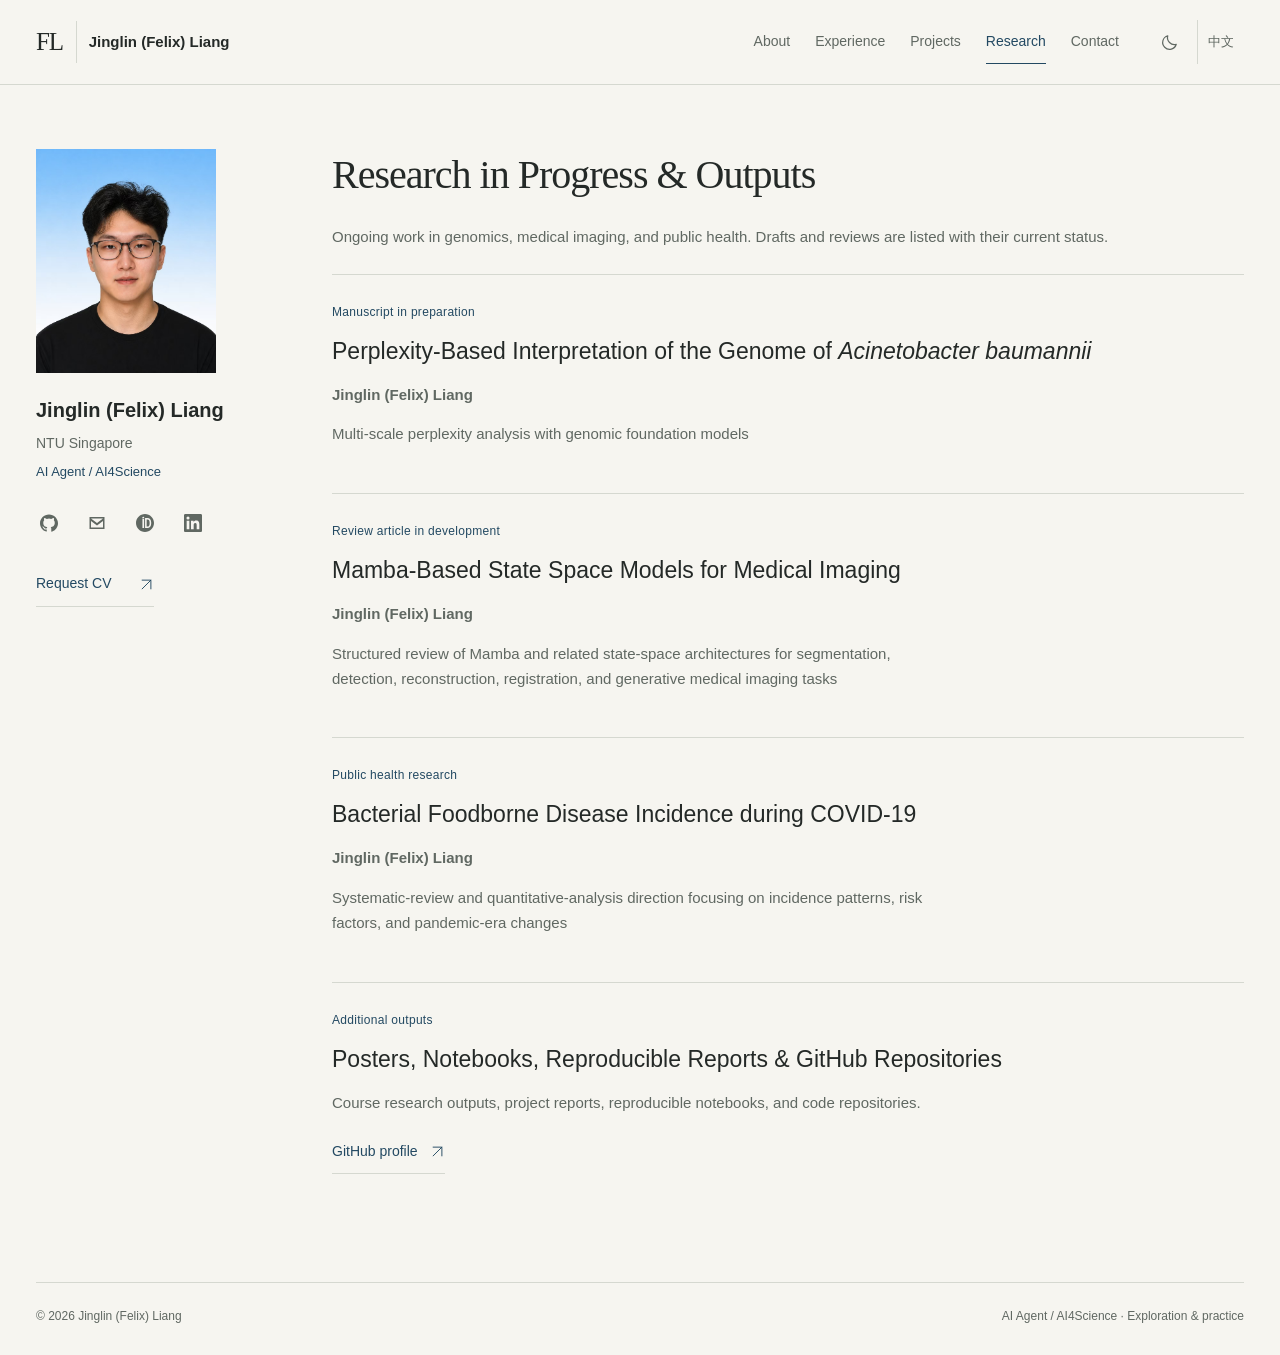
<file: publications/index.html>
<!DOCTYPE html>
<html lang="en">
<head>
  <meta charset="UTF-8" />
  <meta name="viewport" content="width=device-width, initial-scale=1.0" />
  <title>Research &amp; Outputs — Jinglin (Felix) Liang | AI Agent / AI4Science</title>
  <meta name="description" content="Publications and research outputs by Jinglin (Felix) Liang — genomics, medical imaging, public health." />
  <link rel="icon" href="data:image/svg+xml,<svg xmlns='http://www.w3.org/2000/svg' viewBox='0 0 32 32'><rect width='32' height='32' rx='8' fill='%23234962'/><text x='16' y='22' font-family='Inter,sans-serif' font-size='16' font-weight='800' fill='white' text-anchor='middle'>FL</text></svg>" />
  <link rel="stylesheet" href="../assets/css/style.css" />
  <link rel="canonical" href="https://chelsea-19.github.io/publications/" />
  <link rel="alternate" hreflang="en" href="https://chelsea-19.github.io/publications/" />
  <link rel="alternate" hreflang="zh-CN" href="https://chelsea-19.github.io/zh/publications/" />
  <noscript><style>@media(max-width:1050px){.nav-links{display:flex;position:static;flex-basis:100%;padding:0;border:0}.nav-container{flex-wrap:wrap}.nav-right{order:1}.nav-links{order:2}.nav-menu-btn,.theme-toggle{display:none}}</style></noscript>
</head>
<body>
  <a class="skip-link" href="#main">Skip to content</a>

  <nav class="top-nav" aria-label="Main navigation">
    <div class="nav-container">
      <a class="nav-brand" href="../"><span class="nav-brand-mark">FL</span><span>Jinglin (Felix) Liang</span></a>
      <div class="nav-links" id="navLinks">
        <a href="../">About</a>
        <a href="../career/">Experience</a>
        <a href="../projects/">Projects</a>
        <a href="../publications/" class="active" aria-current="page">Research</a>
        <a href="../contact/">Contact</a>
      </div>
      <div class="nav-right">
        <button class="nav-menu-btn" id="navMenuBtn" aria-label="Open navigation menu" aria-controls="navLinks" aria-expanded="false"><svg viewBox="0 0 24 24" aria-hidden="true"><path d="M4 6h16M4 12h16M4 18h16"/></svg></button>
        <button class="theme-toggle" id="themeToggle" aria-label="Switch to dark theme" aria-pressed="false"><svg viewBox="0 0 24 24" aria-hidden="true"><path d="M20.5 14.2A8.7 8.7 0 0 1 9.8 3.5a8.7 8.7 0 1 0 10.7 10.7Z"/></svg></button>
        <a class="lang-switch" href="../zh/publications/">中文</a>
      </div>
    </div>
  </nav>

  <div class="page-wrapper">
    <aside class="sidebar">
      <div class="profile-card">
        <div class="avatar-wrapper">
          <img src="../assets/img/avatar.jpg" alt="Felix Liang avatar" width="180" height="224">
        </div>
        <h2 class="site-name">Jinglin (Felix) Liang</h2>
        <p class="site-title">NTU Singapore</p>
        <p class="site-subtitle">AI Agent / AI4Science</p>

        <div class="social-icons">
          <a href="https://github.com/Chelsea-19" target="_blank" rel="noopener" aria-label="GitHub"><svg viewBox="0 0 24 24"><path d="M12 .5C5.37.5 0 5.78 0 12.29c0 5.21 3.43 9.63 8.21 11.19.6.11.82-.26.82-.57v-2.23c-3.34.72-4.04-1.42-4.04-1.42-.55-1.37-1.33-1.74-1.33-1.74-1.09-.73.08-.72.08-.72 1.2.09 1.84 1.22 1.84 1.22 1.07 1.8 2.8 1.28 3.49.98.11-.76.42-1.28.76-1.57-2.67-.3-5.47-1.31-5.47-5.84 0-1.29.47-2.34 1.24-3.17-.13-.3-.54-1.5.12-3.12 0 0 1-.32 3.3 1.21a11.6 11.6 0 0 1 6.02 0c2.28-1.53 3.29-1.21 3.29-1.21.66 1.62.25 2.82.12 3.12.77.83 1.24 1.88 1.24 3.17 0 4.54-2.81 5.53-5.48 5.83.43.37.82 1.1.82 2.22v3.29c0 .31.21.69.83.57C20.57 21.92 24 17.5 24 12.29 24 5.78 18.63.5 12 .5z"/></svg></a>
          <a href="mailto:Felix.Liang24@outlook.com" aria-label="Email"><svg viewBox="0 0 24 24"><path d="M2 4h20v16H2V4zm2 2v.01L12 12l8-5.99V6H4zm0 3.41V18h16V9.41l-8 5.99-8-5.99z"/></svg></a>
          <a href="https://orcid.org/0009-0007-7755-5572" target="_blank" rel="noopener" aria-label="ORCID"><svg viewBox="0 0 24 24"><path d="M12 0C5.37 0 0 5.37 0 12s5.37 12 12 12 12-5.37 12-12S18.63 0 12 0zm-3.4 5.2h2.2v13.6H8.6V5.2zm3.5 0h3.2c3 0 5 2.2 5 6.8s-2 6.8-5 6.8h-3.2V5.2zm2.1 2v9.6h1.1c1.9 0 2.9-1.4 2.9-4.8s-1-4.8-2.9-4.8h-1.1zM9.7 3.7a1.3 1.3 0 1 1 0 2.6 1.3 1.3 0 0 1 0-2.6z"/></svg></a>
          <a href="https://www.linkedin.com/in/jinglin-liang-585870355/" target="_blank" rel="noopener" aria-label="LinkedIn"><svg viewBox="0 0 24 24"><path d="M20.447 20.452h-3.554v-5.569c0-1.328-.027-3.037-1.852-3.037-1.853 0-2.136 1.445-2.136 2.939v5.667H9.351V9h3.414v1.561h.046c.477-.9 1.637-1.85 3.37-1.85 3.601 0 4.267 2.37 4.267 5.455v6.286zM5.337 7.433a2.062 2.062 0 0 1-2.063-2.065 2.064 2.064 0 1 1 2.063 2.065zm1.782 13.019H3.555V9h3.564v11.452zM22.225 0H1.771C.792 0 0 .774 0 1.729v20.542C0 23.227.792 24 1.771 24h20.451C23.2 24 24 23.227 24 22.271V1.729C24 .774 23.2 0 22.222 0h.003z"/></svg></a>
        </div>
        <a class="cv-button" href="mailto:Felix.Liang24@outlook.com?subject=CV%20request">Request CV <svg class="arrow-icon" viewBox="0 0 24 24" aria-hidden="true"><path d="M5 19 19 5M5 5h14v14"/></svg></a>
      </div>
    </aside>

    <main class="main-content" id="main" tabindex="-1">
      <section id="publications" class="section">
        <h1 class="section-heading">Research in Progress &amp; Outputs</h1>
        <p class="text-muted text-sm" style="margin-bottom:20px;">Ongoing work in genomics, medical imaging, and public health. Drafts and reviews are listed with their current status.</p>
        <div class="pub-list">
          <div class="pub-item">
            <p class="pub-status">Manuscript in preparation</p>
            <p class="pub-title">Perplexity-Based Interpretation of the Genome of <em>Acinetobacter baumannii</em></p>
            <p class="pub-authors"><strong>Jinglin (Felix) Liang</strong></p>
            <p class="pub-venue">Multi-scale perplexity analysis with genomic foundation models</p>
          </div>
          <div class="pub-item">
            <p class="pub-status">Review article in development</p>
            <p class="pub-title">Mamba-Based State Space Models for Medical Imaging</p>
            <p class="pub-authors"><strong>Jinglin (Felix) Liang</strong></p>
            <p class="pub-venue">Structured review of Mamba and related state-space architectures for segmentation, detection, reconstruction, registration, and generative medical imaging tasks</p>
          </div>
          <div class="pub-item">
            <p class="pub-status">Public health research</p>
            <p class="pub-title">Bacterial Foodborne Disease Incidence during COVID-19</p>
            <p class="pub-authors"><strong>Jinglin (Felix) Liang</strong></p>
            <p class="pub-venue">Systematic-review and quantitative-analysis direction focusing on incidence patterns, risk factors, and pandemic-era changes</p>
          </div>
          <div class="pub-item">
            <p class="pub-status">Additional outputs</p>
            <p class="pub-title">Posters, Notebooks, Reproducible Reports &amp; GitHub Repositories</p>
            <p class="pub-authors">Course research outputs, project reports, reproducible notebooks, and code repositories.</p>
            <div class="pub-links"><a class="evidence-link" href="https://github.com/Chelsea-19" target="_blank" rel="noopener">GitHub profile<svg class="arrow-icon" viewBox="0 0 24 24" aria-hidden="true"><path d="M5 19 19 5M5 5h14v14"/></svg></a></div>
          </div>
        </div>
      </section>
    </main>
  </div>

  <footer class="site-footer"><p>© 2026 Jinglin (Felix) Liang</p><p>AI Agent / AI4Science · Exploration &amp; practice</p></footer>
  <script src="../assets/js/main.js"></script>
</body>
</html>
</file>
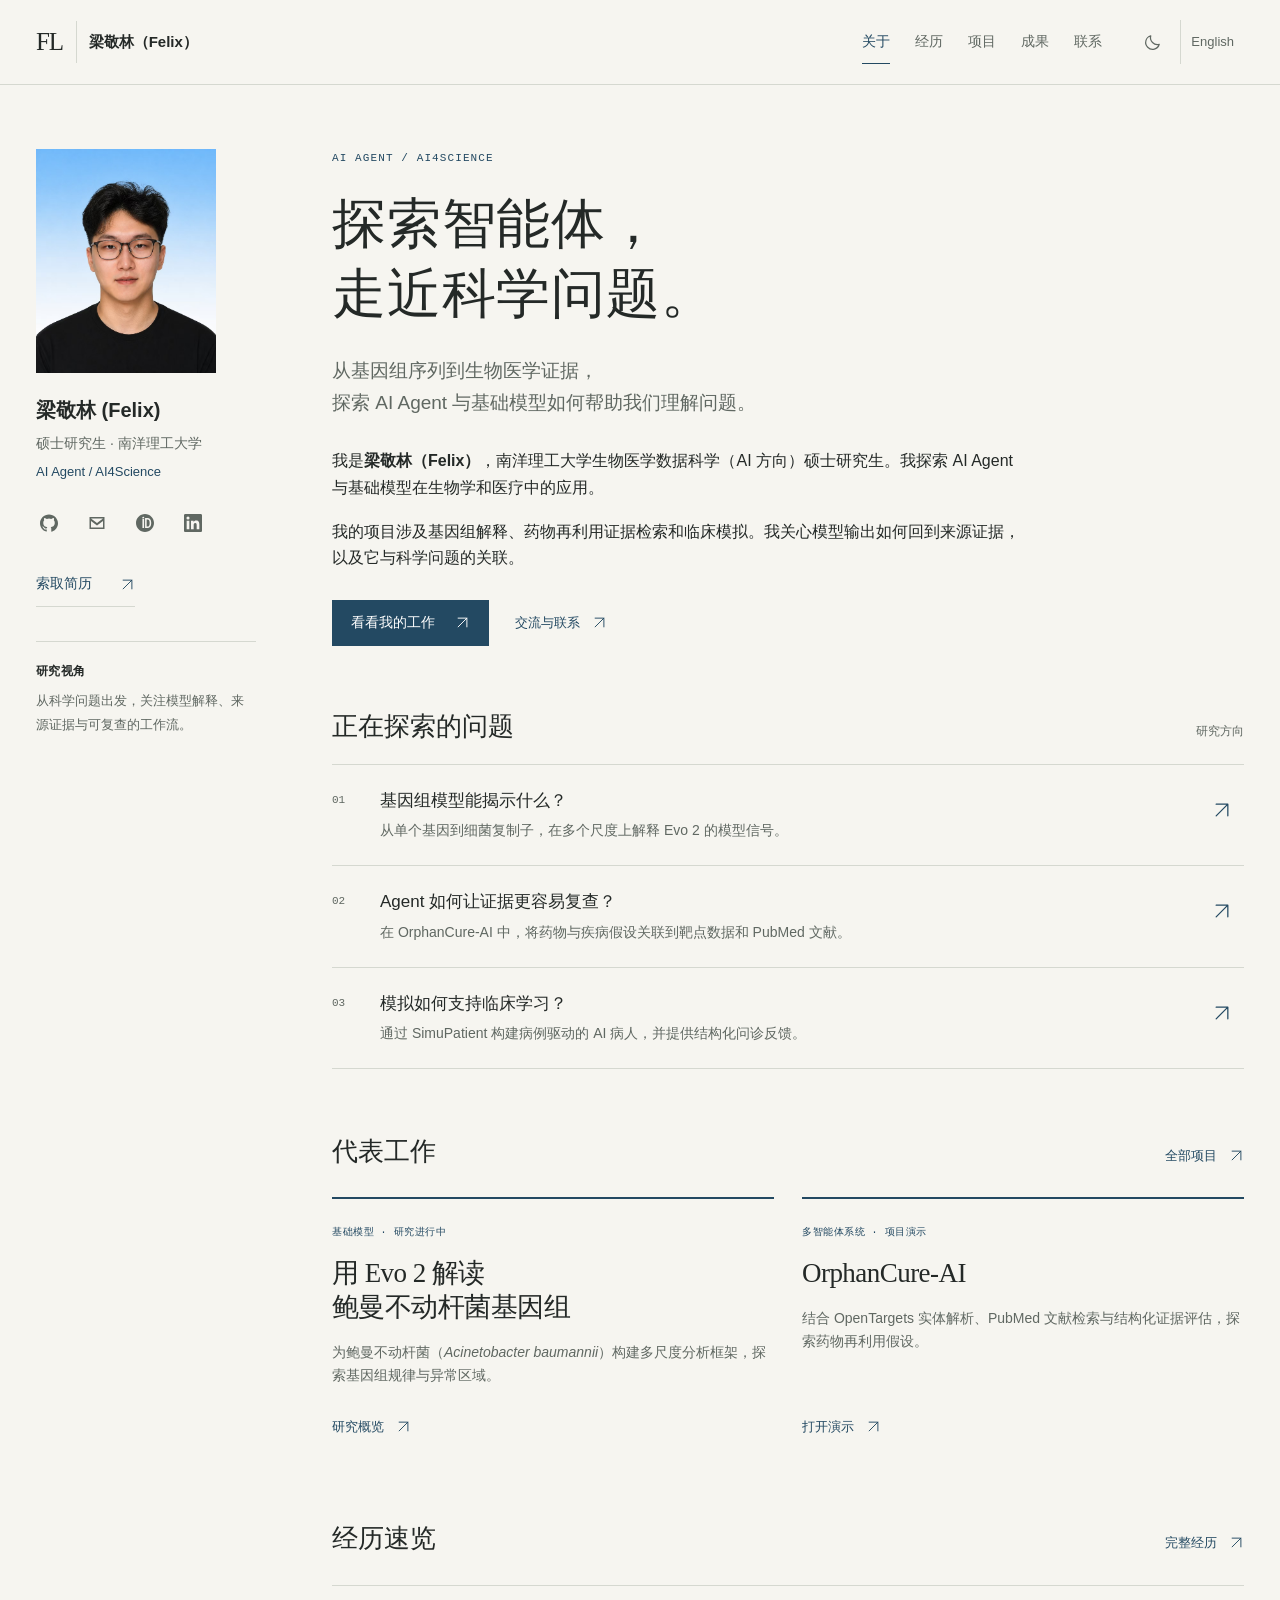
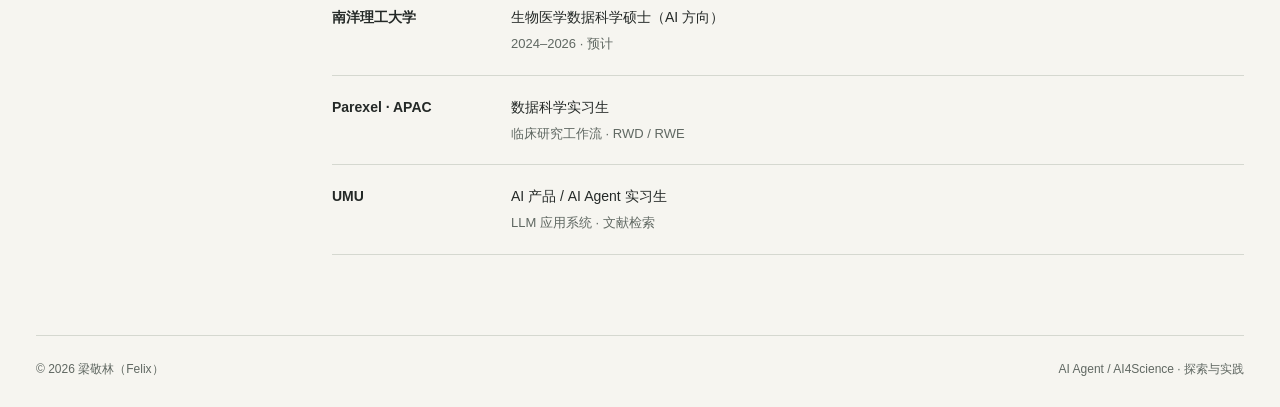
<file: zh/index.html>
<!DOCTYPE html>
<html lang="zh-CN">
<head>
  <meta charset="UTF-8" />
  <meta name="viewport" content="width=device-width, initial-scale=1.0" />
  <title>梁敬林（Felix）| AI Agent / AI4Science</title>
  <meta name="description" content="梁敬林（Felix），南洋理工大学生物医学数据科学硕士研究生。探索 AI Agent 与 AI4Science，关注基因组解释、生物医学证据和临床模拟。" />
  <link rel="icon" href="data:image/svg+xml,<svg xmlns='http://www.w3.org/2000/svg' viewBox='0 0 32 32'><rect width='32' height='32' rx='8' fill='%23234962'/><text x='16' y='22' font-family='Inter,sans-serif' font-size='16' font-weight='800' fill='white' text-anchor='middle'>FL</text></svg>" />
  <link rel="stylesheet" href="../assets/css/style.css" />
  <link rel="canonical" href="https://chelsea-19.github.io/zh/" />
  <link rel="alternate" hreflang="zh-CN" href="https://chelsea-19.github.io/zh/" />
  <link rel="alternate" hreflang="en" href="https://chelsea-19.github.io/" />
  <noscript><style>@media(max-width:1050px){.nav-links{display:flex;position:static;flex-basis:100%;padding:0;border:0}.nav-container{flex-wrap:wrap}.nav-right{order:1}.nav-links{order:2}.nav-menu-btn,.theme-toggle{display:none}}</style></noscript>
</head>
<body>
  <a class="skip-link" href="#main">跳转至正文</a>

  <nav class="top-nav" aria-label="主导航">
    <div class="nav-container">
      <a class="nav-brand" href="./"><span class="nav-brand-mark">FL</span><span>梁敬林（Felix）</span></a>
      <div class="nav-links" id="navLinks">
        <a href="./" class="active" aria-current="page">关于</a>
        <a href="career/">经历</a>
        <a href="projects/">项目</a>
        <a href="publications/">成果</a>
        <a href="contact/">联系</a>
      </div>
      <div class="nav-right">
        <button class="nav-menu-btn" id="navMenuBtn" aria-label="打开导航菜单" aria-controls="navLinks" aria-expanded="false"><svg viewBox="0 0 24 24" aria-hidden="true"><path d="M4 6h16M4 12h16M4 18h16"/></svg></button>
        <button class="theme-toggle" id="themeToggle" aria-label="切换至深色模式" aria-pressed="false"><svg viewBox="0 0 24 24" aria-hidden="true"><path d="M20.5 14.2A8.7 8.7 0 0 1 9.8 3.5a8.7 8.7 0 1 0 10.7 10.7Z"/></svg></button>
        <a class="lang-switch" href="../">English</a>
      </div>
    </div>
  </nav>

  <div class="page-wrapper">
    <aside class="sidebar">
      <div class="profile-card">
        <div class="avatar-wrapper">
          <img src="../assets/img/avatar.jpg" alt="梁敬林头像" width="180" height="224">
        </div>
        <h2 class="site-name">梁敬林 (Felix)</h2>
        <p class="site-title">硕士研究生 · 南洋理工大学</p>
        <p class="site-subtitle">AI Agent / AI4Science</p>

        <div class="social-icons">
          <a href="https://github.com/Chelsea-19" target="_blank" rel="noopener" aria-label="GitHub"><svg viewBox="0 0 24 24"><path d="M12 .5C5.37.5 0 5.78 0 12.29c0 5.21 3.43 9.63 8.21 11.19.6.11.82-.26.82-.57v-2.23c-3.34.72-4.04-1.42-4.04-1.42-.55-1.37-1.33-1.74-1.33-1.74-1.09-.73.08-.72.08-.72 1.2.09 1.84 1.22 1.84 1.22 1.07 1.8 2.8 1.28 3.49.98.11-.76.42-1.28.76-1.57-2.67-.3-5.47-1.31-5.47-5.84 0-1.29.47-2.34 1.24-3.17-.13-.3-.54-1.5.12-3.12 0 0 1-.32 3.3 1.21a11.6 11.6 0 0 1 6.02 0c2.28-1.53 3.29-1.21 3.29-1.21.66 1.62.25 2.82.12 3.12.77.83 1.24 1.88 1.24 3.17 0 4.54-2.81 5.53-5.48 5.83.43.37.82 1.1.82 2.22v3.29c0 .31.21.69.83.57C20.57 21.92 24 17.5 24 12.29 24 5.78 18.63.5 12 .5z"/></svg></a>
          <a href="mailto:Felix.Liang24@outlook.com" aria-label="邮箱"><svg viewBox="0 0 24 24"><path d="M2 4h20v16H2V4zm2 2v.01L12 12l8-5.99V6H4zm0 3.41V18h16V9.41l-8 5.99-8-5.99z"/></svg></a>
          <a href="https://orcid.org/0009-0007-7755-5572" target="_blank" rel="noopener" aria-label="ORCID"><svg viewBox="0 0 24 24"><path d="M12 0C5.37 0 0 5.37 0 12s5.37 12 12 12 12-5.37 12-12S18.63 0 12 0zm-3.4 5.2h2.2v13.6H8.6V5.2zm3.5 0h3.2c3 0 5 2.2 5 6.8s-2 6.8-5 6.8h-3.2V5.2zm2.1 2v9.6h1.1c1.9 0 2.9-1.4 2.9-4.8s-1-4.8-2.9-4.8h-1.1zM9.7 3.7a1.3 1.3 0 1 1 0 2.6 1.3 1.3 0 0 1 0-2.6z"/></svg></a>
          <a href="https://www.linkedin.com/in/jinglin-liang-585870355/" target="_blank" rel="noopener" aria-label="LinkedIn"><svg viewBox="0 0 24 24"><path d="M20.447 20.452h-3.554v-5.569c0-1.328-.027-3.037-1.852-3.037-1.853 0-2.136 1.445-2.136 2.939v5.667H9.351V9h3.414v1.561h.046c.477-.9 1.637-1.85 3.37-1.85 3.601 0 4.267 2.37 4.267 5.455v6.286zM5.337 7.433a2.062 2.062 0 0 1-2.063-2.065 2.064 2.064 0 1 1 2.063 2.065zm1.782 13.019H3.555V9h3.564v11.452zM22.225 0H1.771C.792 0 0 .774 0 1.729v20.542C0 23.227.792 24 1.771 24h20.451C23.2 24 24 23.227 24 22.271V1.729C24 .774 23.2 0 22.222 0h.003z"/></svg></a>
        </div>
        <a class="cv-button" href="mailto:Felix.Liang24@outlook.com?subject=CV%20request">索取简历 <svg class="arrow-icon" viewBox="0 0 24 24" aria-hidden="true"><path d="M5 19 19 5M5 5h14v14"/></svg></a>
      </div>
      <div class="sidebar-note"><p class="sidebar-note-title">研究视角</p><p>从科学问题出发，关注模型解释、来源证据与可复查的工作流。</p></div>
    </aside>

    <main class="main-content" id="main" tabindex="-1">
      <section id="about" class="section hero">
        <p class="eyebrow">AI AGENT / AI4SCIENCE</p>
        <h1 class="hero-title">探索智能体，<br>走近科学问题。</h1>
        <p class="hero-lead">从基因组序列到生物医学证据，<br>探索 AI Agent 与基础模型如何帮助我们理解问题。</p>
        <div class="section-body about-copy">
          <p>我是<strong>梁敬林（Felix）</strong>，南洋理工大学生物医学数据科学（AI 方向）硕士研究生。我探索 AI Agent 与基础模型在生物学和医疗中的应用。</p>
          <p>我的项目涉及基因组解释、药物再利用证据检索和临床模拟。我关心模型输出如何回到来源证据，以及它与科学问题的关联。</p>
        </div>
        <div class="hero-actions"><a class="contact-btn primary" href="projects/">看看我的工作 <svg class="arrow-icon" viewBox="0 0 24 24" aria-hidden="true"><path d="M5 19 19 5M5 5h14v14"/></svg></a><a class="text-link" href="mailto:Felix.Liang24@outlook.com">交流与联系 <svg class="arrow-icon" viewBox="0 0 24 24" aria-hidden="true"><path d="M5 19 19 5M5 5h14v14"/></svg></a></div>
      </section>

      <section class="section" aria-labelledby="questions-title">
        <div class="section-header"><h2 class="section-heading" id="questions-title">正在探索的问题</h2><span class="section-caption">研究方向</span></div>
        <div class="question-list">
          <article class="question-row"><span class="row-number" aria-hidden="true">01</span><div><h3>基因组模型能揭示什么？</h3><p>从单个基因到细菌复制子，在多个尺度上解释 Evo 2 的模型信号。</p></div><a class="row-link" href="projects/#evo2" aria-label="了解 Evo 2 基因组解释研究"><svg class="arrow-icon" viewBox="0 0 24 24" aria-hidden="true"><path d="M5 19 19 5M5 5h14v14"/></svg></a></article>
          <article class="question-row"><span class="row-number" aria-hidden="true">02</span><div><h3>Agent 如何让证据更容易复查？</h3><p>在 OrphanCure-AI 中，将药物与疾病假设关联到靶点数据和 PubMed 文献。</p></div><a class="row-link" href="projects/#orphancure" aria-label="了解 OrphanCure-AI"><svg class="arrow-icon" viewBox="0 0 24 24" aria-hidden="true"><path d="M5 19 19 5M5 5h14v14"/></svg></a></article>
          <article class="question-row"><span class="row-number" aria-hidden="true">03</span><div><h3>模拟如何支持临床学习？</h3><p>通过 SimuPatient 构建病例驱动的 AI 病人，并提供结构化问诊反馈。</p></div><a class="row-link" href="projects/#simupatient" aria-label="了解 SimuPatient"><svg class="arrow-icon" viewBox="0 0 24 24" aria-hidden="true"><path d="M5 19 19 5M5 5h14v14"/></svg></a></article>
        </div>
      </section>

      <section class="section" aria-labelledby="work-title">
        <div class="section-header"><h2 class="section-heading" id="work-title">代表工作</h2><a class="text-link" href="projects/">全部项目 <svg class="arrow-icon" viewBox="0 0 24 24" aria-hidden="true"><path d="M5 19 19 5M5 5h14v14"/></svg></a></div>
        <div class="work-grid">
          <article class="work-card"><p class="eyebrow">基础模型 · 研究进行中</p><h3><a href="projects/#evo2">用 Evo 2 解读<br>鲍曼不动杆菌基因组</a></h3><p>为鲍曼不动杆菌（<em>Acinetobacter baumannii</em>）构建多尺度分析框架，探索基因组规律与异常区域。</p><a class="text-link" href="projects/#evo2">研究概览 <svg class="arrow-icon" viewBox="0 0 24 24" aria-hidden="true"><path d="M5 19 19 5M5 5h14v14"/></svg></a></article>
          <article class="work-card"><p class="eyebrow">多智能体系统 · 项目演示</p><h3><a href="projects/#orphancure">OrphanCure-AI</a></h3><p>结合 OpenTargets 实体解析、PubMed 文献检索与结构化证据评估，探索药物再利用假设。</p><a class="text-link" href="https://orphancure-ai.streamlit.app/" target="_blank" rel="noopener">打开演示 <svg class="arrow-icon" viewBox="0 0 24 24" aria-hidden="true"><path d="M5 19 19 5M5 5h14v14"/></svg></a></article>
        </div>
      </section>

      <section class="section" aria-labelledby="background-title">
        <div class="section-header"><h2 class="section-heading" id="background-title">经历速览</h2><a class="text-link" href="career/">完整经历 <svg class="arrow-icon" viewBox="0 0 24 24" aria-hidden="true"><path d="M5 19 19 5M5 5h14v14"/></svg></a></div>
        <dl class="background-list"><div><dt>南洋理工大学</dt><dd>生物医学数据科学硕士（AI 方向）<span>2024–2026 · 预计</span></dd></div><div><dt>Parexel · APAC</dt><dd>数据科学实习生<span>临床研究工作流 · RWD / RWE</span></dd></div><div><dt>UMU</dt><dd>AI 产品 / AI Agent 实习生<span>LLM 应用系统 · 文献检索</span></dd></div></dl>
      </section>
    </main>
  </div>

  <footer class="site-footer"><p>© 2026 梁敬林（Felix）</p><p>AI Agent / AI4Science · 探索与实践</p></footer>
  <script src="../assets/js/main.js"></script>
</body>
</html>
</file>
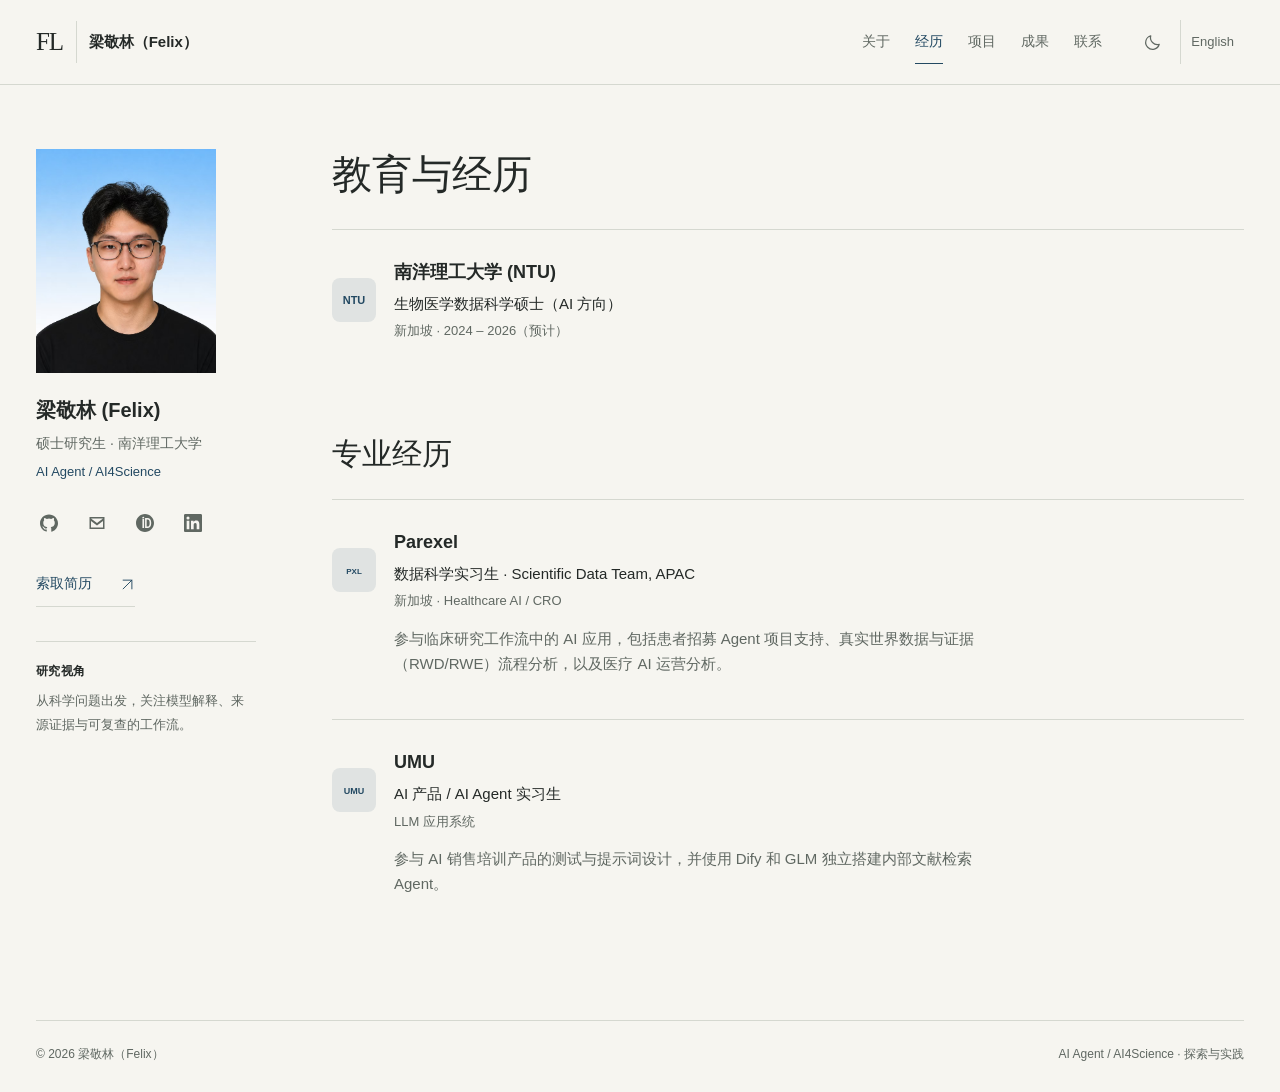
<file: zh/career/index.html>
<!DOCTYPE html>
<html lang="zh-CN">
<head>
  <meta charset="UTF-8" />
  <meta name="viewport" content="width=device-width, initial-scale=1.0" />
  <title>学术经历 — 梁敬林 (Felix) | AI4Science</title>
  <meta name="description" content="梁敬林（Felix） 的教育背景与专业经历 — NTU、Parexel、UMU。" />
  <link rel="icon" href="data:image/svg+xml,<svg xmlns='http://www.w3.org/2000/svg' viewBox='0 0 32 32'><rect width='32' height='32' rx='8' fill='%23234962'/><text x='16' y='22' font-family='Inter,sans-serif' font-size='16' font-weight='800' fill='white' text-anchor='middle'>FL</text></svg>" />
  <link rel="stylesheet" href="../../assets/css/style.css" />
  <link rel="canonical" href="https://chelsea-19.github.io/zh/career/" />
  <link rel="alternate" hreflang="zh-CN" href="https://chelsea-19.github.io/zh/career/" />
  <link rel="alternate" hreflang="en" href="https://chelsea-19.github.io/career/" />
  <noscript><style>@media(max-width:1050px){.nav-links{display:flex;position:static;flex-basis:100%;padding:0;border:0}.nav-container{flex-wrap:wrap}.nav-right{order:1}.nav-links{order:2}.nav-menu-btn,.theme-toggle{display:none}}</style></noscript>
</head>
<body>
  <a class="skip-link" href="#main">跳转至正文</a>

  <nav class="top-nav" aria-label="主导航">
    <div class="nav-container">
      <a class="nav-brand" href="../"><span class="nav-brand-mark">FL</span><span>梁敬林（Felix）</span></a>
      <div class="nav-links" id="navLinks">
        <a href="../">关于</a>
        <a href="../career/" class="active" aria-current="page">经历</a>
        <a href="../projects/">项目</a>
        <a href="../publications/">成果</a>
        <a href="../contact/">联系</a>
      </div>
      <div class="nav-right">
        <button class="nav-menu-btn" id="navMenuBtn" aria-label="打开导航菜单" aria-controls="navLinks" aria-expanded="false"><svg viewBox="0 0 24 24" aria-hidden="true"><path d="M4 6h16M4 12h16M4 18h16"/></svg></button>
        <button class="theme-toggle" id="themeToggle" aria-label="切换至深色模式" aria-pressed="false"><svg viewBox="0 0 24 24" aria-hidden="true"><path d="M20.5 14.2A8.7 8.7 0 0 1 9.8 3.5a8.7 8.7 0 1 0 10.7 10.7Z"/></svg></button>
        <a class="lang-switch" href="../../career/">English</a>
      </div>
    </div>
  </nav>

  <div class="page-wrapper">
    <aside class="sidebar">
      <div class="profile-card">
        <div class="avatar-wrapper">
          <img src="../../assets/img/avatar.jpg" alt="梁敬林头像" width="180" height="224">
        </div>
        <h2 class="site-name">梁敬林 (Felix)</h2>
        <p class="site-title">硕士研究生 · 南洋理工大学</p>
        <p class="site-subtitle">AI Agent / AI4Science</p>

        <div class="social-icons">
          <a href="https://github.com/Chelsea-19" target="_blank" rel="noopener" aria-label="GitHub"><svg viewBox="0 0 24 24"><path d="M12 .5C5.37.5 0 5.78 0 12.29c0 5.21 3.43 9.63 8.21 11.19.6.11.82-.26.82-.57v-2.23c-3.34.72-4.04-1.42-4.04-1.42-.55-1.37-1.33-1.74-1.33-1.74-1.09-.73.08-.72.08-.72 1.2.09 1.84 1.22 1.84 1.22 1.07 1.8 2.8 1.28 3.49.98.11-.76.42-1.28.76-1.57-2.67-.3-5.47-1.31-5.47-5.84 0-1.29.47-2.34 1.24-3.17-.13-.3-.54-1.5.12-3.12 0 0 1-.32 3.3 1.21a11.6 11.6 0 0 1 6.02 0c2.28-1.53 3.29-1.21 3.29-1.21.66 1.62.25 2.82.12 3.12.77.83 1.24 1.88 1.24 3.17 0 4.54-2.81 5.53-5.48 5.83.43.37.82 1.1.82 2.22v3.29c0 .31.21.69.83.57C20.57 21.92 24 17.5 24 12.29 24 5.78 18.63.5 12 .5z"/></svg></a>
          <a href="mailto:Felix.Liang24@outlook.com" aria-label="邮箱"><svg viewBox="0 0 24 24"><path d="M2 4h20v16H2V4zm2 2v.01L12 12l8-5.99V6H4zm0 3.41V18h16V9.41l-8 5.99-8-5.99z"/></svg></a>
          <a href="https://orcid.org/0009-0007-7755-5572" target="_blank" rel="noopener" aria-label="ORCID"><svg viewBox="0 0 24 24"><path d="M12 0C5.37 0 0 5.37 0 12s5.37 12 12 12 12-5.37 12-12S18.63 0 12 0zm-3.4 5.2h2.2v13.6H8.6V5.2zm3.5 0h3.2c3 0 5 2.2 5 6.8s-2 6.8-5 6.8h-3.2V5.2zm2.1 2v9.6h1.1c1.9 0 2.9-1.4 2.9-4.8s-1-4.8-2.9-4.8h-1.1zM9.7 3.7a1.3 1.3 0 1 1 0 2.6 1.3 1.3 0 0 1 0-2.6z"/></svg></a>
          <a href="https://www.linkedin.com/in/jinglin-liang-585870355/" target="_blank" rel="noopener" aria-label="LinkedIn"><svg viewBox="0 0 24 24"><path d="M20.447 20.452h-3.554v-5.569c0-1.328-.027-3.037-1.852-3.037-1.853 0-2.136 1.445-2.136 2.939v5.667H9.351V9h3.414v1.561h.046c.477-.9 1.637-1.85 3.37-1.85 3.601 0 4.267 2.37 4.267 5.455v6.286zM5.337 7.433a2.062 2.062 0 0 1-2.063-2.065 2.064 2.064 0 1 1 2.063 2.065zm1.782 13.019H3.555V9h3.564v11.452zM22.225 0H1.771C.792 0 0 .774 0 1.729v20.542C0 23.227.792 24 1.771 24h20.451C23.2 24 24 23.227 24 22.271V1.729C24 .774 23.2 0 22.222 0h.003z"/></svg></a>
        </div>
        <a class="cv-button" href="mailto:Felix.Liang24@outlook.com?subject=CV%20request">索取简历 <svg class="arrow-icon" viewBox="0 0 24 24" aria-hidden="true"><path d="M5 19 19 5M5 5h14v14"/></svg></a>
      </div>
      <div class="sidebar-note"><p class="sidebar-note-title">研究视角</p><p>从科学问题出发，关注模型解释、来源证据与可复查的工作流。</p></div>
    </aside>

    <main class="main-content" id="main" tabindex="-1">
      <section id="education" class="section">
        <h1 class="section-heading">教育与经历</h1>
        <div class="timeline">
          <div class="timeline-item">
            <div class="timeline-header">
              <svg class="timeline-logo" viewBox="0 0 44 44" xmlns="http://www.w3.org/2000/svg"><rect width="44" height="44" rx="8" fill="#034694" opacity="0.1"/><text x="22" y="26" text-anchor="middle" font-family="Inter,sans-serif" font-size="11" font-weight="700" fill="#034694">NTU</text></svg>
              <div class="timeline-info">
                <p class="timeline-org">南洋理工大学 (NTU)</p>
                <p class="timeline-role">生物医学数据科学硕士（AI 方向）</p>
                <p class="timeline-meta">新加坡 · 2024 – 2026（预计）</p>
              </div>
            </div>
          </div>

        </div>
      </section>

      <section id="experience" class="section">
        <h2 class="section-heading">专业经历</h2>
        <div class="timeline">
          <div class="timeline-item">
            <div class="timeline-header">
              <svg class="timeline-logo" viewBox="0 0 44 44" xmlns="http://www.w3.org/2000/svg"><rect width="44" height="44" rx="8" fill="#034694" opacity="0.1"/><text x="22" y="26" text-anchor="middle" font-family="Inter,sans-serif" font-size="8" font-weight="700" fill="#034694">PXL</text></svg>
              <div class="timeline-info">
                <p class="timeline-org">Parexel</p>
                <p class="timeline-role">数据科学实习生 · Scientific Data Team, APAC</p>
                <p class="timeline-meta">新加坡 · Healthcare AI / CRO</p>
              </div>
            </div>
            <div class="timeline-details">
              <p>参与临床研究工作流中的 AI 应用，包括患者招募 Agent 项目支持、真实世界数据与证据（RWD/RWE）流程分析，以及医疗 AI 运营分析。</p>
            </div>
          </div>
          <div class="timeline-item">
            <div class="timeline-header">
              <svg class="timeline-logo" viewBox="0 0 44 44" xmlns="http://www.w3.org/2000/svg"><rect width="44" height="44" rx="8" fill="#034694" opacity="0.1"/><text x="22" y="26" text-anchor="middle" font-family="Inter,sans-serif" font-size="9" font-weight="700" fill="#034694">UMU</text></svg>
              <div class="timeline-info">
                <p class="timeline-org">UMU</p>
                <p class="timeline-role">AI 产品 / AI Agent 实习生</p>
                <p class="timeline-meta">LLM 应用系统</p>
              </div>
            </div>
            <div class="timeline-details">
              <p>参与 AI 销售培训产品的测试与提示词设计，并使用 Dify 和 GLM 独立搭建内部文献检索 Agent。</p>
            </div>
          </div>
        </div>
      </section>
    </main>
  </div>

  <footer class="site-footer"><p>© 2026 梁敬林（Felix）</p><p>AI Agent / AI4Science · 探索与实践</p></footer>
  <script src="../../assets/js/main.js"></script>
</body>
</html>
</file>
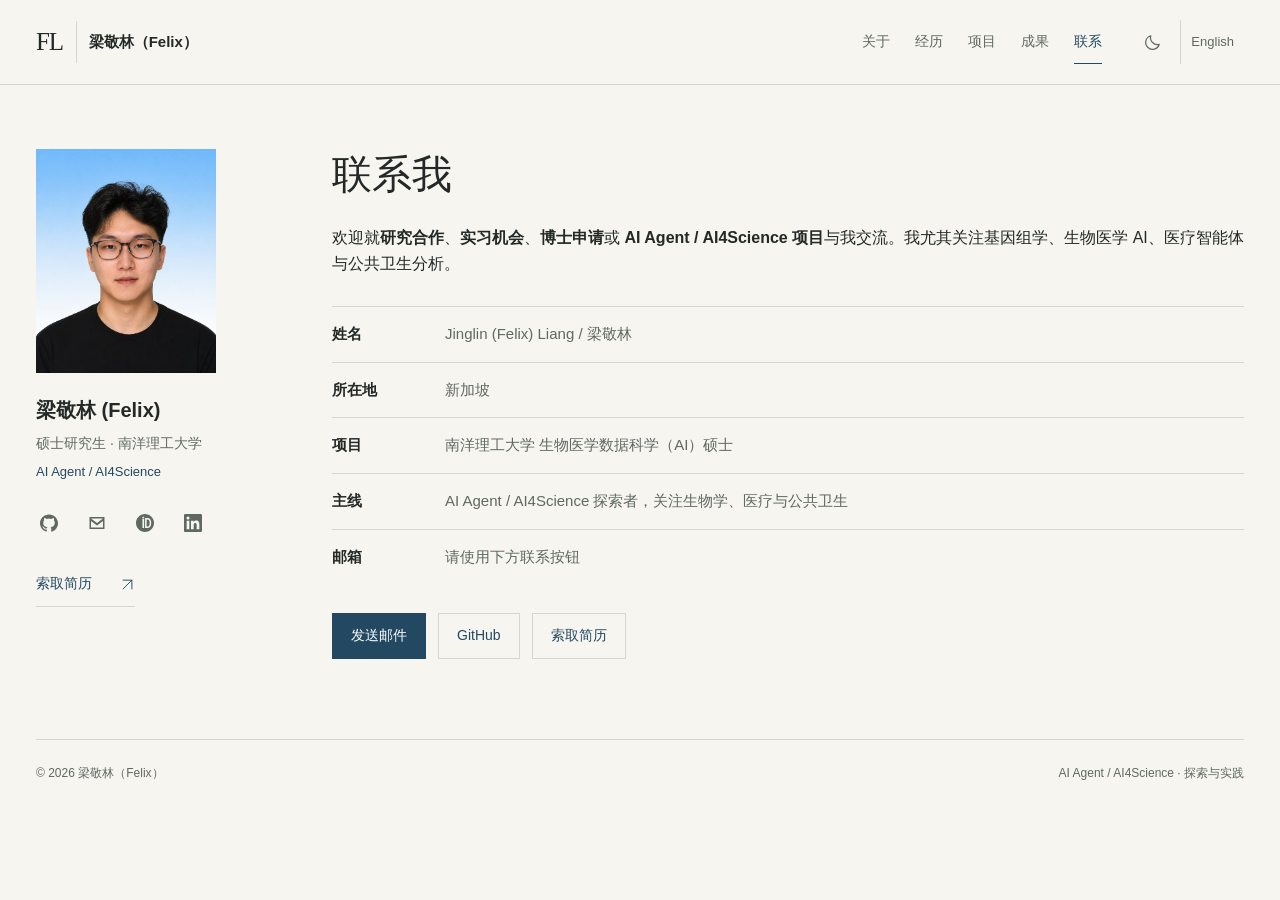
<file: zh/contact/index.html>
<!DOCTYPE html>
<html lang="zh-CN">
<head>
  <meta charset="UTF-8" />
  <meta name="viewport" content="width=device-width, initial-scale=1.0" />
  <title>联系方式 — 梁敬林 (Felix) | AI4Science</title>
  <meta name="description" content="联系 梁敬林（Felix） — 研究合作、实习机会与 AI4Science 项目。" />
  <link rel="icon" href="data:image/svg+xml,<svg xmlns='http://www.w3.org/2000/svg' viewBox='0 0 32 32'><rect width='32' height='32' rx='8' fill='%23234962'/><text x='16' y='22' font-family='Inter,sans-serif' font-size='16' font-weight='800' fill='white' text-anchor='middle'>FL</text></svg>" />
  <link rel="stylesheet" href="../../assets/css/style.css" />
  <link rel="canonical" href="https://chelsea-19.github.io/zh/contact/" />
  <link rel="alternate" hreflang="zh-CN" href="https://chelsea-19.github.io/zh/contact/" />
  <link rel="alternate" hreflang="en" href="https://chelsea-19.github.io/contact/" />
  <noscript><style>@media(max-width:1050px){.nav-links{display:flex;position:static;flex-basis:100%;padding:0;border:0}.nav-container{flex-wrap:wrap}.nav-right{order:1}.nav-links{order:2}.nav-menu-btn,.theme-toggle{display:none}}</style></noscript>
</head>
<body>
  <a class="skip-link" href="#main">跳转至正文</a>

  <nav class="top-nav" aria-label="主导航">
    <div class="nav-container">
      <a class="nav-brand" href="../"><span class="nav-brand-mark">FL</span><span>梁敬林（Felix）</span></a>
      <div class="nav-links" id="navLinks">
        <a href="../">关于</a>
        <a href="../career/">经历</a>
        <a href="../projects/">项目</a>
        <a href="../publications/">成果</a>
        <a href="../contact/" class="active" aria-current="page">联系</a>
      </div>
      <div class="nav-right">
        <button class="nav-menu-btn" id="navMenuBtn" aria-label="打开导航菜单" aria-controls="navLinks" aria-expanded="false"><svg viewBox="0 0 24 24" aria-hidden="true"><path d="M4 6h16M4 12h16M4 18h16"/></svg></button>
        <button class="theme-toggle" id="themeToggle" aria-label="切换至深色模式" aria-pressed="false"><svg viewBox="0 0 24 24" aria-hidden="true"><path d="M20.5 14.2A8.7 8.7 0 0 1 9.8 3.5a8.7 8.7 0 1 0 10.7 10.7Z"/></svg></button>
        <a class="lang-switch" href="../../contact/">English</a>
      </div>
    </div>
  </nav>

  <div class="page-wrapper">
    <aside class="sidebar">
      <div class="profile-card">
        <div class="avatar-wrapper">
          <img src="../../assets/img/avatar.jpg" alt="梁敬林头像" width="180" height="224">
        </div>
        <h2 class="site-name">梁敬林 (Felix)</h2>
        <p class="site-title">硕士研究生 · 南洋理工大学</p>
        <p class="site-subtitle">AI Agent / AI4Science</p>

        <div class="social-icons">
          <a href="https://github.com/Chelsea-19" target="_blank" rel="noopener" aria-label="GitHub"><svg viewBox="0 0 24 24"><path d="M12 .5C5.37.5 0 5.78 0 12.29c0 5.21 3.43 9.63 8.21 11.19.6.11.82-.26.82-.57v-2.23c-3.34.72-4.04-1.42-4.04-1.42-.55-1.37-1.33-1.74-1.33-1.74-1.09-.73.08-.72.08-.72 1.2.09 1.84 1.22 1.84 1.22 1.07 1.8 2.8 1.28 3.49.98.11-.76.42-1.28.76-1.57-2.67-.3-5.47-1.31-5.47-5.84 0-1.29.47-2.34 1.24-3.17-.13-.3-.54-1.5.12-3.12 0 0 1-.32 3.3 1.21a11.6 11.6 0 0 1 6.02 0c2.28-1.53 3.29-1.21 3.29-1.21.66 1.62.25 2.82.12 3.12.77.83 1.24 1.88 1.24 3.17 0 4.54-2.81 5.53-5.48 5.83.43.37.82 1.1.82 2.22v3.29c0 .31.21.69.83.57C20.57 21.92 24 17.5 24 12.29 24 5.78 18.63.5 12 .5z"/></svg></a>
          <a href="mailto:Felix.Liang24@outlook.com" aria-label="邮箱"><svg viewBox="0 0 24 24"><path d="M2 4h20v16H2V4zm2 2v.01L12 12l8-5.99V6H4zm0 3.41V18h16V9.41l-8 5.99-8-5.99z"/></svg></a>
          <a href="https://orcid.org/0009-0007-7755-5572" target="_blank" rel="noopener" aria-label="ORCID"><svg viewBox="0 0 24 24"><path d="M12 0C5.37 0 0 5.37 0 12s5.37 12 12 12 12-5.37 12-12S18.63 0 12 0zm-3.4 5.2h2.2v13.6H8.6V5.2zm3.5 0h3.2c3 0 5 2.2 5 6.8s-2 6.8-5 6.8h-3.2V5.2zm2.1 2v9.6h1.1c1.9 0 2.9-1.4 2.9-4.8s-1-4.8-2.9-4.8h-1.1zM9.7 3.7a1.3 1.3 0 1 1 0 2.6 1.3 1.3 0 0 1 0-2.6z"/></svg></a>
          <a href="https://www.linkedin.com/in/jinglin-liang-585870355/" target="_blank" rel="noopener" aria-label="LinkedIn"><svg viewBox="0 0 24 24"><path d="M20.447 20.452h-3.554v-5.569c0-1.328-.027-3.037-1.852-3.037-1.853 0-2.136 1.445-2.136 2.939v5.667H9.351V9h3.414v1.561h.046c.477-.9 1.637-1.85 3.37-1.85 3.601 0 4.267 2.37 4.267 5.455v6.286zM5.337 7.433a2.062 2.062 0 0 1-2.063-2.065 2.064 2.064 0 1 1 2.063 2.065zm1.782 13.019H3.555V9h3.564v11.452zM22.225 0H1.771C.792 0 0 .774 0 1.729v20.542C0 23.227.792 24 1.771 24h20.451C23.2 24 24 23.227 24 22.271V1.729C24 .774 23.2 0 22.222 0h.003z"/></svg></a>
        </div>
        <a class="cv-button" href="mailto:Felix.Liang24@outlook.com?subject=CV%20request">索取简历 <svg class="arrow-icon" viewBox="0 0 24 24" aria-hidden="true"><path d="M5 19 19 5M5 5h14v14"/></svg></a>
      </div>
    </aside>

    <main class="main-content" id="main" tabindex="-1">
      <section id="contact" class="section">
        <h1 class="section-heading">联系我</h1>
        <div class="section-body">
          <p>欢迎就<strong>研究合作</strong>、<strong>实习机会</strong>、<strong>博士申请</strong>或 <strong>AI Agent / AI4Science 项目</strong>与我交流。我尤其关注基因组学、生物医学 AI、医疗智能体与公共卫生分析。</p>
        </div>
        <ul class="contact-info">
          <li><strong>姓名</strong> Jinglin (Felix) Liang / 梁敬林</li>
          <li><strong>所在地</strong> 新加坡</li>
          <li><strong>项目</strong> 南洋理工大学 生物医学数据科学（AI）硕士</li>
          <li><strong>主线</strong> AI Agent / AI4Science 探索者，关注生物学、医疗与公共卫生</li>
          <li><strong>邮箱</strong> 请使用下方联系按钮</li>
        </ul>
        <div class="contact-actions">
          <a class="contact-btn primary" href="mailto:Felix.Liang24@outlook.com">发送邮件</a>
          <a class="contact-btn" href="https://github.com/Chelsea-19" target="_blank" rel="noopener">GitHub</a>
          <a class="contact-btn" href="mailto:Felix.Liang24@outlook.com?subject=CV%20request">索取简历</a>
        </div>
      </section>
    </main>
  </div>

  <footer class="site-footer"><p>© 2026 梁敬林（Felix）</p><p>AI Agent / AI4Science · 探索与实践</p></footer>
  <script src="../../assets/js/main.js"></script>
</body>
</html>
</file>
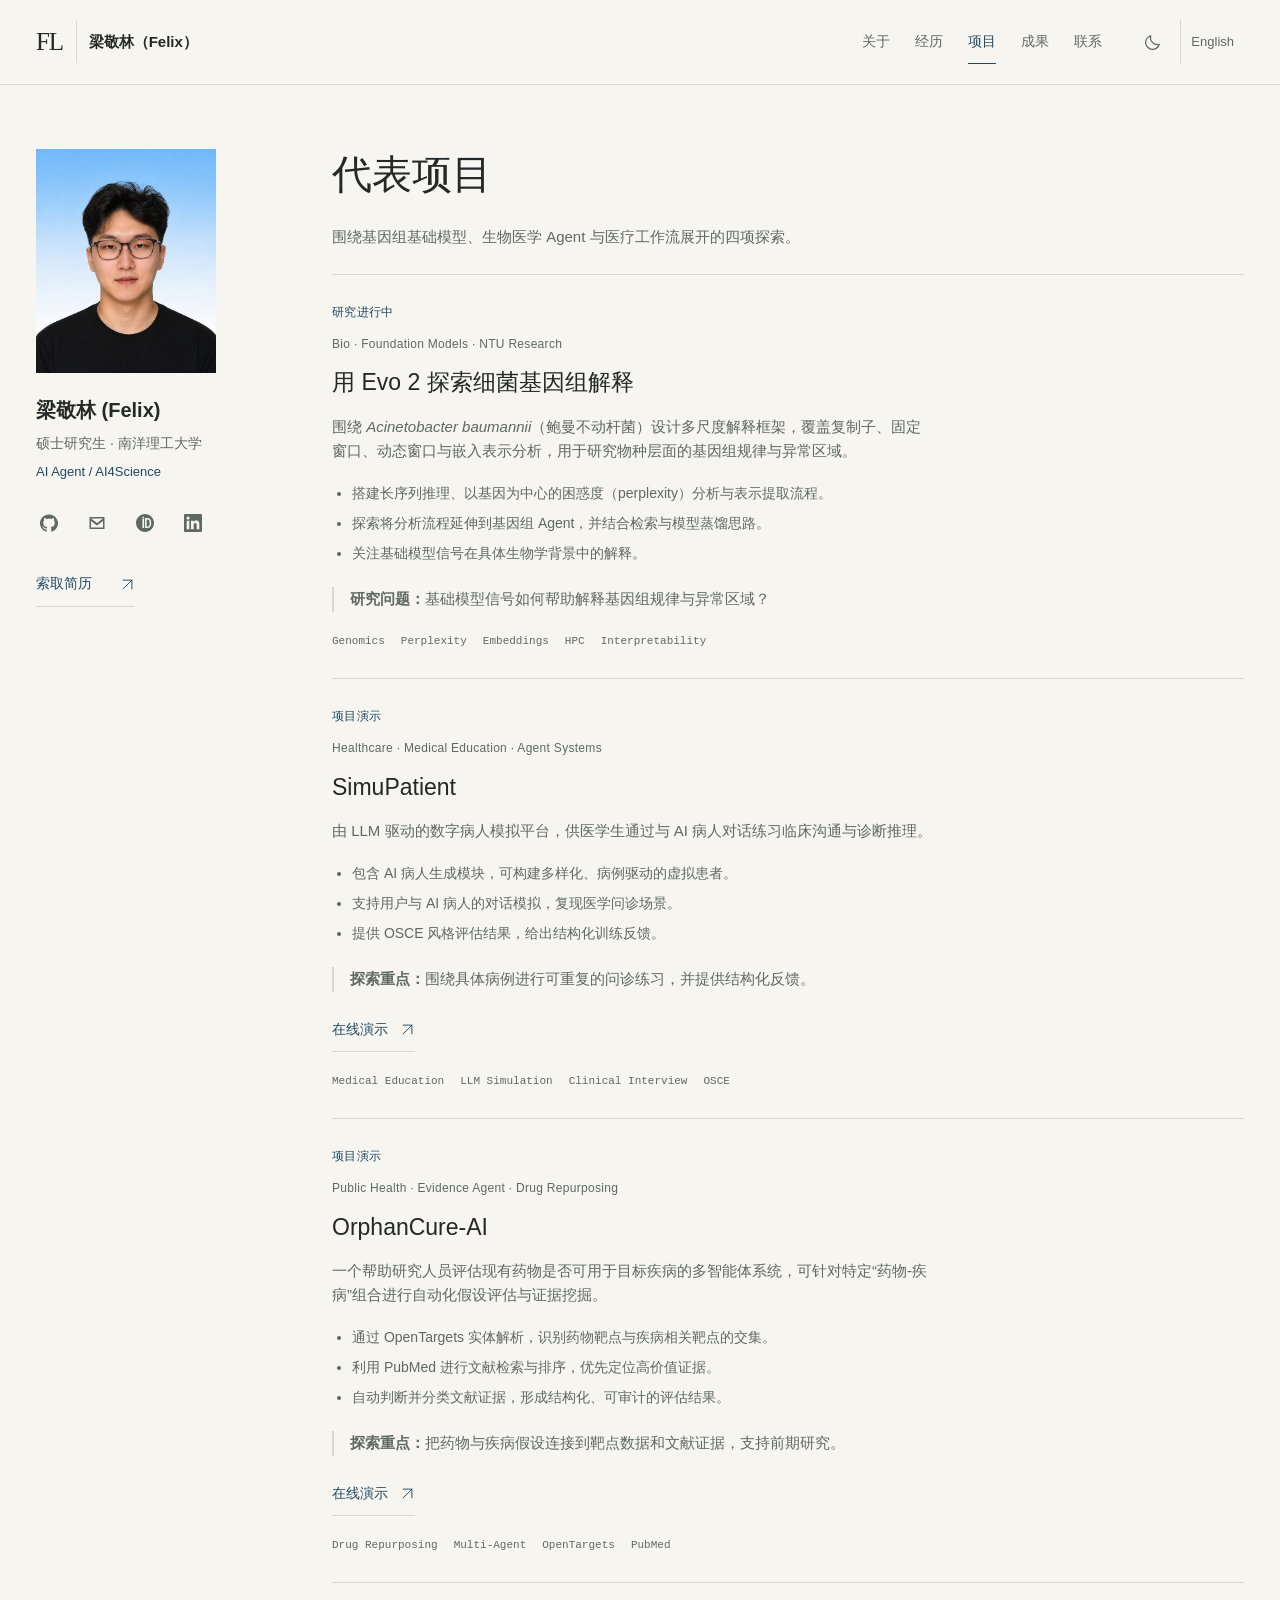
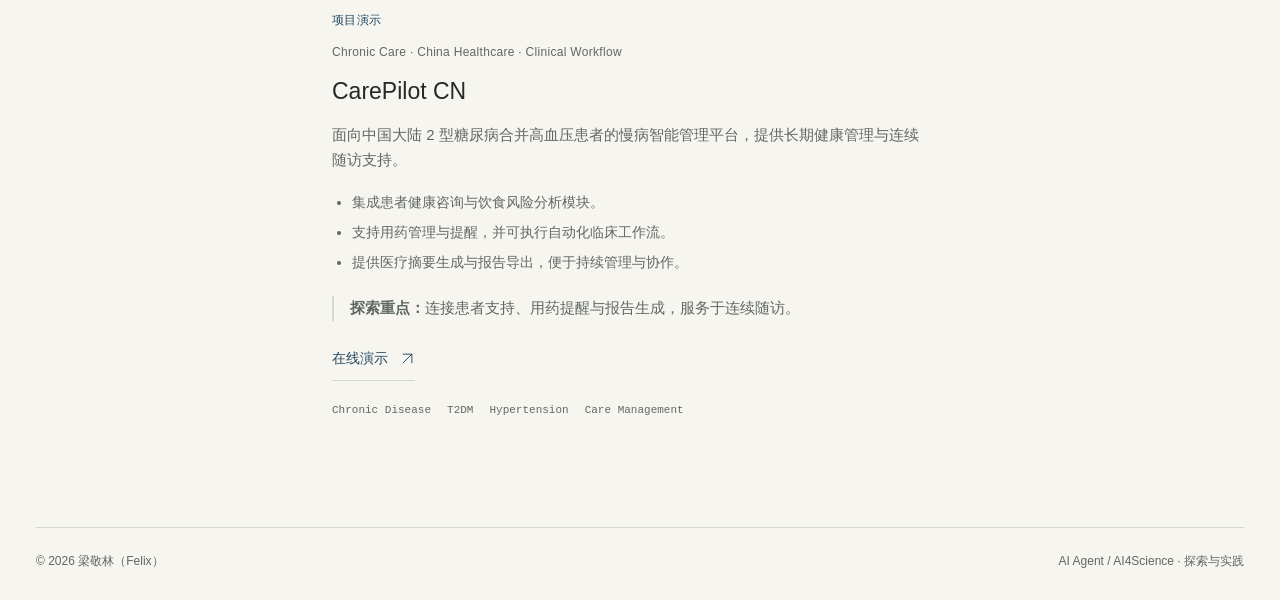
<file: zh/projects/index.html>
<!DOCTYPE html>
<html lang="zh-CN">
<head>
  <meta charset="UTF-8" />
  <meta name="viewport" content="width=device-width, initial-scale=1.0" />
  <title>代表项目 — 梁敬林 (Felix) | AI4Science</title>
  <meta name="description" content="梁敬林（Felix） 的研究项目 — 基因组学、医疗 AI、医学教育 Agent、药物重定位。" />
  <link rel="icon" href="data:image/svg+xml,<svg xmlns='http://www.w3.org/2000/svg' viewBox='0 0 32 32'><rect width='32' height='32' rx='8' fill='%23234962'/><text x='16' y='22' font-family='Inter,sans-serif' font-size='16' font-weight='800' fill='white' text-anchor='middle'>FL</text></svg>" />
  <link rel="stylesheet" href="../../assets/css/style.css" />
  <link rel="canonical" href="https://chelsea-19.github.io/zh/projects/" />
  <link rel="alternate" hreflang="zh-CN" href="https://chelsea-19.github.io/zh/projects/" />
  <link rel="alternate" hreflang="en" href="https://chelsea-19.github.io/projects/" />
  <noscript><style>@media(max-width:1050px){.nav-links{display:flex;position:static;flex-basis:100%;padding:0;border:0}.nav-container{flex-wrap:wrap}.nav-right{order:1}.nav-links{order:2}.nav-menu-btn,.theme-toggle{display:none}}</style></noscript>
</head>
<body>
  <a class="skip-link" href="#main">跳转至正文</a>

  <nav class="top-nav" aria-label="主导航">
    <div class="nav-container">
      <a class="nav-brand" href="../"><span class="nav-brand-mark">FL</span><span>梁敬林（Felix）</span></a>
      <div class="nav-links" id="navLinks">
        <a href="../">关于</a>
        <a href="../career/">经历</a>
        <a href="../projects/" class="active" aria-current="page">项目</a>
        <a href="../publications/">成果</a>
        <a href="../contact/">联系</a>
      </div>
      <div class="nav-right">
        <button class="nav-menu-btn" id="navMenuBtn" aria-label="打开导航菜单" aria-controls="navLinks" aria-expanded="false"><svg viewBox="0 0 24 24" aria-hidden="true"><path d="M4 6h16M4 12h16M4 18h16"/></svg></button>
        <button class="theme-toggle" id="themeToggle" aria-label="切换至深色模式" aria-pressed="false"><svg viewBox="0 0 24 24" aria-hidden="true"><path d="M20.5 14.2A8.7 8.7 0 0 1 9.8 3.5a8.7 8.7 0 1 0 10.7 10.7Z"/></svg></button>
        <a class="lang-switch" href="../../projects/">English</a>
      </div>
    </div>
  </nav>

  <div class="page-wrapper">
    <aside class="sidebar">
      <div class="profile-card">
        <div class="avatar-wrapper">
          <img src="../../assets/img/avatar.jpg" alt="梁敬林头像" width="180" height="224">
        </div>
        <h2 class="site-name">梁敬林 (Felix)</h2>
        <p class="site-title">硕士研究生 · 南洋理工大学</p>
        <p class="site-subtitle">AI Agent / AI4Science</p>

        <div class="social-icons">
          <a href="https://github.com/Chelsea-19" target="_blank" rel="noopener" aria-label="GitHub"><svg viewBox="0 0 24 24"><path d="M12 .5C5.37.5 0 5.78 0 12.29c0 5.21 3.43 9.63 8.21 11.19.6.11.82-.26.82-.57v-2.23c-3.34.72-4.04-1.42-4.04-1.42-.55-1.37-1.33-1.74-1.33-1.74-1.09-.73.08-.72.08-.72 1.2.09 1.84 1.22 1.84 1.22 1.07 1.8 2.8 1.28 3.49.98.11-.76.42-1.28.76-1.57-2.67-.3-5.47-1.31-5.47-5.84 0-1.29.47-2.34 1.24-3.17-.13-.3-.54-1.5.12-3.12 0 0 1-.32 3.3 1.21a11.6 11.6 0 0 1 6.02 0c2.28-1.53 3.29-1.21 3.29-1.21.66 1.62.25 2.82.12 3.12.77.83 1.24 1.88 1.24 3.17 0 4.54-2.81 5.53-5.48 5.83.43.37.82 1.1.82 2.22v3.29c0 .31.21.69.83.57C20.57 21.92 24 17.5 24 12.29 24 5.78 18.63.5 12 .5z"/></svg></a>
          <a href="mailto:Felix.Liang24@outlook.com" aria-label="邮箱"><svg viewBox="0 0 24 24"><path d="M2 4h20v16H2V4zm2 2v.01L12 12l8-5.99V6H4zm0 3.41V18h16V9.41l-8 5.99-8-5.99z"/></svg></a>
          <a href="https://orcid.org/0009-0007-7755-5572" target="_blank" rel="noopener" aria-label="ORCID"><svg viewBox="0 0 24 24"><path d="M12 0C5.37 0 0 5.37 0 12s5.37 12 12 12 12-5.37 12-12S18.63 0 12 0zm-3.4 5.2h2.2v13.6H8.6V5.2zm3.5 0h3.2c3 0 5 2.2 5 6.8s-2 6.8-5 6.8h-3.2V5.2zm2.1 2v9.6h1.1c1.9 0 2.9-1.4 2.9-4.8s-1-4.8-2.9-4.8h-1.1zM9.7 3.7a1.3 1.3 0 1 1 0 2.6 1.3 1.3 0 0 1 0-2.6z"/></svg></a>
          <a href="https://www.linkedin.com/in/jinglin-liang-585870355/" target="_blank" rel="noopener" aria-label="LinkedIn"><svg viewBox="0 0 24 24"><path d="M20.447 20.452h-3.554v-5.569c0-1.328-.027-3.037-1.852-3.037-1.853 0-2.136 1.445-2.136 2.939v5.667H9.351V9h3.414v1.561h.046c.477-.9 1.637-1.85 3.37-1.85 3.601 0 4.267 2.37 4.267 5.455v6.286zM5.337 7.433a2.062 2.062 0 0 1-2.063-2.065 2.064 2.064 0 1 1 2.063 2.065zm1.782 13.019H3.555V9h3.564v11.452zM22.225 0H1.771C.792 0 0 .774 0 1.729v20.542C0 23.227.792 24 1.771 24h20.451C23.2 24 24 23.227 24 22.271V1.729C24 .774 23.2 0 22.222 0h.003z"/></svg></a>
        </div>
        <a class="cv-button" href="mailto:Felix.Liang24@outlook.com?subject=CV%20request">索取简历 <svg class="arrow-icon" viewBox="0 0 24 24" aria-hidden="true"><path d="M5 19 19 5M5 5h14v14"/></svg></a>
      </div>
    </aside>

    <main class="main-content" id="main" tabindex="-1">
      <section id="projects" class="section">
        <h1 class="section-heading">代表项目</h1>
        <p class="text-muted text-sm" style="margin-bottom:20px;">围绕基因组基础模型、生物医学 Agent 与医疗工作流展开的四项探索。</p>
        <div class="projects-list">

          <article class="project-card" id="evo2">
            <p class="pub-status">研究进行中</p>
            <p class="project-domain">Bio · Foundation Models · NTU Research</p>
            <h2 class="project-title">用 Evo 2 探索细菌基因组解释</h2>
            <p class="project-desc">围绕 <em>Acinetobacter baumannii</em>（鲍曼不动杆菌）设计多尺度解释框架，覆盖复制子、固定窗口、动态窗口与嵌入表示分析，用于研究物种层面的基因组规律与异常区域。</p>
            <ul class="project-bullets"><li>搭建长序列推理、以基因为中心的困惑度（perplexity）分析与表示提取流程。</li><li>探索将分析流程延伸到基因组 Agent，并结合检索与模型蒸馏思路。</li><li>关注基础模型信号在具体生物学背景中的解释。</li></ul>
            <div class="project-impact"><strong>研究问题：</strong>基础模型信号如何帮助解释基因组规律与异常区域？</div>
            <div class="mini-tags"><span class="mini-tag">Genomics</span><span class="mini-tag">Perplexity</span><span class="mini-tag">Embeddings</span><span class="mini-tag">HPC</span><span class="mini-tag">Interpretability</span></div>
          </article>

          <article class="project-card" id="simupatient">
            <p class="pub-status">项目演示</p>
            <p class="project-domain">Healthcare · Medical Education · Agent Systems</p>
            <h2 class="project-title">SimuPatient</h2>
            <p class="project-desc">由 LLM 驱动的数字病人模拟平台，供医学生通过与 AI 病人对话练习临床沟通与诊断推理。</p>
            <ul class="project-bullets"><li>包含 AI 病人生成模块，可构建多样化、病例驱动的虚拟患者。</li><li>支持用户与 AI 病人的对话模拟，复现医学问诊场景。</li><li>提供 OSCE 风格评估结果，给出结构化训练反馈。</li></ul>
            <div class="project-impact"><strong>探索重点：</strong>围绕具体病例进行可重复的问诊练习，并提供结构化反馈。</div>
            <div class="evidence-links"><a class="evidence-link" href="https://simupatient.streamlit.app/" target="_blank" rel="noopener">在线演示<svg class="arrow-icon" viewBox="0 0 24 24" aria-hidden="true"><path d="M5 19 19 5M5 5h14v14"/></svg></a></div>
            <div class="mini-tags"><span class="mini-tag">Medical Education</span><span class="mini-tag">LLM Simulation</span><span class="mini-tag">Clinical Interview</span><span class="mini-tag">OSCE</span></div>
          </article>

          <article class="project-card" id="orphancure">
            <p class="pub-status">项目演示</p>
            <p class="project-domain">Public Health · Evidence Agent · Drug Repurposing</p>
            <h2 class="project-title">OrphanCure-AI</h2>
            <p class="project-desc">一个帮助研究人员评估现有药物是否可用于目标疾病的多智能体系统，可针对特定“药物-疾病”组合进行自动化假设评估与证据挖掘。</p>
            <ul class="project-bullets"><li>通过 OpenTargets 实体解析，识别药物靶点与疾病相关靶点的交集。</li><li>利用 PubMed 进行文献检索与排序，优先定位高价值证据。</li><li>自动判断并分类文献证据，形成结构化、可审计的评估结果。</li></ul>
            <div class="project-impact"><strong>探索重点：</strong>把药物与疾病假设连接到靶点数据和文献证据，支持前期研究。</div>
            <div class="evidence-links"><a class="evidence-link" href="https://orphancure-ai.streamlit.app/" target="_blank" rel="noopener">在线演示<svg class="arrow-icon" viewBox="0 0 24 24" aria-hidden="true"><path d="M5 19 19 5M5 5h14v14"/></svg></a></div>
            <div class="mini-tags"><span class="mini-tag">Drug Repurposing</span><span class="mini-tag">Multi-Agent</span><span class="mini-tag">OpenTargets</span><span class="mini-tag">PubMed</span></div>
          </article>

          <article class="project-card" id="carepilot">
            <p class="pub-status">项目演示</p>
            <p class="project-domain">Chronic Care · China Healthcare · Clinical Workflow</p>
            <h2 class="project-title">CarePilot CN</h2>
            <p class="project-desc">面向中国大陆 2 型糖尿病合并高血压患者的慢病智能管理平台，提供长期健康管理与连续随访支持。</p>
            <ul class="project-bullets"><li>集成患者健康咨询与饮食风险分析模块。</li><li>支持用药管理与提醒，并可执行自动化临床工作流。</li><li>提供医疗摘要生成与报告导出，便于持续管理与协作。</li></ul>
            <div class="project-impact"><strong>探索重点：</strong>连接患者支持、用药提醒与报告生成，服务于连续随访。</div>
            <div class="evidence-links"><a class="evidence-link" href="https://chronicagent1.streamlit.app/" target="_blank" rel="noopener">在线演示<svg class="arrow-icon" viewBox="0 0 24 24" aria-hidden="true"><path d="M5 19 19 5M5 5h14v14"/></svg></a></div>
            <div class="mini-tags"><span class="mini-tag">Chronic Disease</span><span class="mini-tag">T2DM</span><span class="mini-tag">Hypertension</span><span class="mini-tag">Care Management</span></div>
          </article>

        </div>
      </section>
    </main>
  </div>

  <footer class="site-footer"><p>© 2026 梁敬林（Felix）</p><p>AI Agent / AI4Science · 探索与实践</p></footer>
  <script src="../../assets/js/main.js"></script>
</body>
</html>
</file>
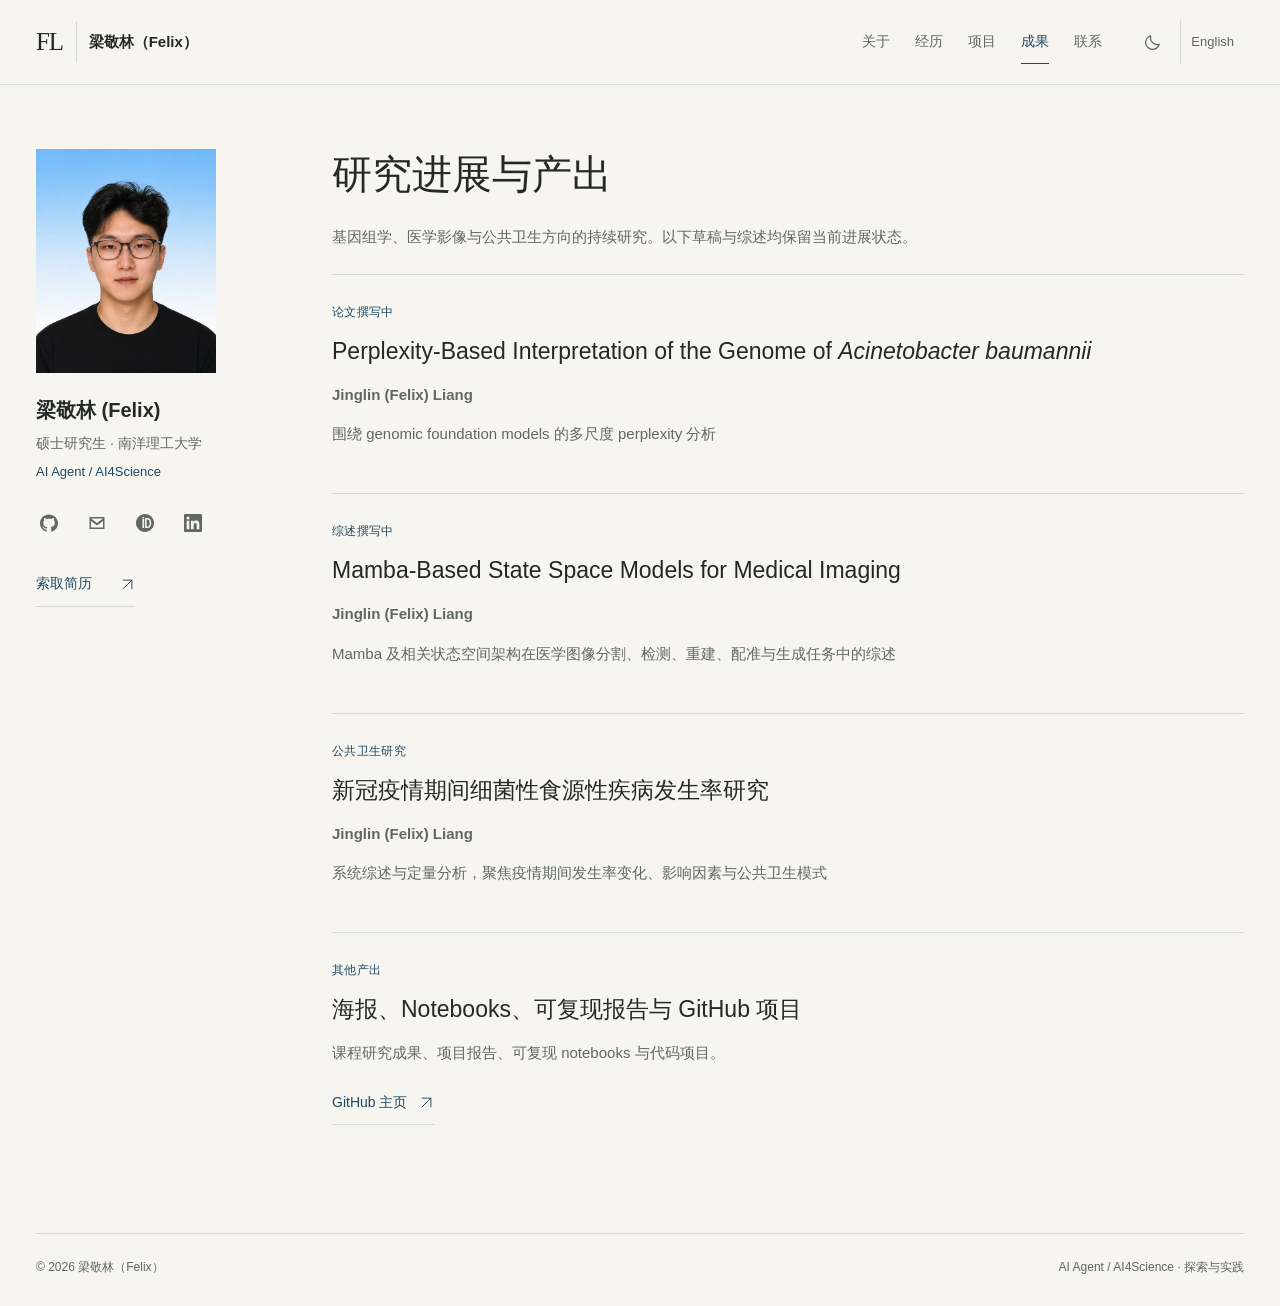
<file: zh/publications/index.html>
<!DOCTYPE html>
<html lang="zh-CN">
<head>
  <meta charset="UTF-8" />
  <meta name="viewport" content="width=device-width, initial-scale=1.0" />
  <title>研究与成果 — 梁敬林（Felix） | AI Agent / AI4Science</title>
  <meta name="description" content="梁敬林（Felix） 的论文与研究产出 — 基因组学、医学影像、公共卫生。" />
  <link rel="icon" href="data:image/svg+xml,<svg xmlns='http://www.w3.org/2000/svg' viewBox='0 0 32 32'><rect width='32' height='32' rx='8' fill='%23234962'/><text x='16' y='22' font-family='Inter,sans-serif' font-size='16' font-weight='800' fill='white' text-anchor='middle'>FL</text></svg>" />
  <link rel="stylesheet" href="../../assets/css/style.css" />
  <link rel="canonical" href="https://chelsea-19.github.io/zh/publications/" />
  <link rel="alternate" hreflang="zh-CN" href="https://chelsea-19.github.io/zh/publications/" />
  <link rel="alternate" hreflang="en" href="https://chelsea-19.github.io/publications/" />
  <noscript><style>@media(max-width:1050px){.nav-links{display:flex;position:static;flex-basis:100%;padding:0;border:0}.nav-container{flex-wrap:wrap}.nav-right{order:1}.nav-links{order:2}.nav-menu-btn,.theme-toggle{display:none}}</style></noscript>
</head>
<body>
  <a class="skip-link" href="#main">跳转至正文</a>

  <nav class="top-nav" aria-label="主导航">
    <div class="nav-container">
      <a class="nav-brand" href="../"><span class="nav-brand-mark">FL</span><span>梁敬林（Felix）</span></a>
      <div class="nav-links" id="navLinks">
        <a href="../">关于</a>
        <a href="../career/">经历</a>
        <a href="../projects/">项目</a>
        <a href="../publications/" class="active" aria-current="page">成果</a>
        <a href="../contact/">联系</a>
      </div>
      <div class="nav-right">
        <button class="nav-menu-btn" id="navMenuBtn" aria-label="打开导航菜单" aria-controls="navLinks" aria-expanded="false"><svg viewBox="0 0 24 24" aria-hidden="true"><path d="M4 6h16M4 12h16M4 18h16"/></svg></button>
        <button class="theme-toggle" id="themeToggle" aria-label="切换至深色模式" aria-pressed="false"><svg viewBox="0 0 24 24" aria-hidden="true"><path d="M20.5 14.2A8.7 8.7 0 0 1 9.8 3.5a8.7 8.7 0 1 0 10.7 10.7Z"/></svg></button>
        <a class="lang-switch" href="../../publications/">English</a>
      </div>
    </div>
  </nav>

  <div class="page-wrapper">
    <aside class="sidebar">
      <div class="profile-card">
        <div class="avatar-wrapper">
          <img src="../../assets/img/avatar.jpg" alt="梁敬林头像" width="180" height="224">
        </div>
        <h2 class="site-name">梁敬林 (Felix)</h2>
        <p class="site-title">硕士研究生 · 南洋理工大学</p>
        <p class="site-subtitle">AI Agent / AI4Science</p>

        <div class="social-icons">
          <a href="https://github.com/Chelsea-19" target="_blank" rel="noopener" aria-label="GitHub"><svg viewBox="0 0 24 24"><path d="M12 .5C5.37.5 0 5.78 0 12.29c0 5.21 3.43 9.63 8.21 11.19.6.11.82-.26.82-.57v-2.23c-3.34.72-4.04-1.42-4.04-1.42-.55-1.37-1.33-1.74-1.33-1.74-1.09-.73.08-.72.08-.72 1.2.09 1.84 1.22 1.84 1.22 1.07 1.8 2.8 1.28 3.49.98.11-.76.42-1.28.76-1.57-2.67-.3-5.47-1.31-5.47-5.84 0-1.29.47-2.34 1.24-3.17-.13-.3-.54-1.5.12-3.12 0 0 1-.32 3.3 1.21a11.6 11.6 0 0 1 6.02 0c2.28-1.53 3.29-1.21 3.29-1.21.66 1.62.25 2.82.12 3.12.77.83 1.24 1.88 1.24 3.17 0 4.54-2.81 5.53-5.48 5.83.43.37.82 1.1.82 2.22v3.29c0 .31.21.69.83.57C20.57 21.92 24 17.5 24 12.29 24 5.78 18.63.5 12 .5z"/></svg></a>
          <a href="mailto:Felix.Liang24@outlook.com" aria-label="邮箱"><svg viewBox="0 0 24 24"><path d="M2 4h20v16H2V4zm2 2v.01L12 12l8-5.99V6H4zm0 3.41V18h16V9.41l-8 5.99-8-5.99z"/></svg></a>
          <a href="https://orcid.org/0009-0007-7755-5572" target="_blank" rel="noopener" aria-label="ORCID"><svg viewBox="0 0 24 24"><path d="M12 0C5.37 0 0 5.37 0 12s5.37 12 12 12 12-5.37 12-12S18.63 0 12 0zm-3.4 5.2h2.2v13.6H8.6V5.2zm3.5 0h3.2c3 0 5 2.2 5 6.8s-2 6.8-5 6.8h-3.2V5.2zm2.1 2v9.6h1.1c1.9 0 2.9-1.4 2.9-4.8s-1-4.8-2.9-4.8h-1.1zM9.7 3.7a1.3 1.3 0 1 1 0 2.6 1.3 1.3 0 0 1 0-2.6z"/></svg></a>
          <a href="https://www.linkedin.com/in/jinglin-liang-585870355/" target="_blank" rel="noopener" aria-label="LinkedIn"><svg viewBox="0 0 24 24"><path d="M20.447 20.452h-3.554v-5.569c0-1.328-.027-3.037-1.852-3.037-1.853 0-2.136 1.445-2.136 2.939v5.667H9.351V9h3.414v1.561h.046c.477-.9 1.637-1.85 3.37-1.85 3.601 0 4.267 2.37 4.267 5.455v6.286zM5.337 7.433a2.062 2.062 0 0 1-2.063-2.065 2.064 2.064 0 1 1 2.063 2.065zm1.782 13.019H3.555V9h3.564v11.452zM22.225 0H1.771C.792 0 0 .774 0 1.729v20.542C0 23.227.792 24 1.771 24h20.451C23.2 24 24 23.227 24 22.271V1.729C24 .774 23.2 0 22.222 0h.003z"/></svg></a>
        </div>
        <a class="cv-button" href="mailto:Felix.Liang24@outlook.com?subject=CV%20request">索取简历 <svg class="arrow-icon" viewBox="0 0 24 24" aria-hidden="true"><path d="M5 19 19 5M5 5h14v14"/></svg></a>
      </div>
    </aside>

    <main class="main-content" id="main" tabindex="-1">
      <section id="publications" class="section">
        <h1 class="section-heading">研究进展与产出</h1>
        <p class="text-muted text-sm" style="margin-bottom:20px;">基因组学、医学影像与公共卫生方向的持续研究。以下草稿与综述均保留当前进展状态。</p>
        <div class="pub-list">
          <div class="pub-item">
            <p class="pub-status">论文撰写中</p>
            <p class="pub-title">Perplexity-Based Interpretation of the Genome of <em>Acinetobacter baumannii</em></p>
            <p class="pub-authors"><strong>Jinglin (Felix) Liang</strong></p>
            <p class="pub-venue">围绕 genomic foundation models 的多尺度 perplexity 分析</p>
          </div>
          <div class="pub-item">
            <p class="pub-status">综述撰写中</p>
            <p class="pub-title">Mamba-Based State Space Models for Medical Imaging</p>
            <p class="pub-authors"><strong>Jinglin (Felix) Liang</strong></p>
            <p class="pub-venue">Mamba 及相关状态空间架构在医学图像分割、检测、重建、配准与生成任务中的综述</p>
          </div>
          <div class="pub-item">
            <p class="pub-status">公共卫生研究</p>
            <p class="pub-title">新冠疫情期间细菌性食源性疾病发生率研究</p>
            <p class="pub-authors"><strong>Jinglin (Felix) Liang</strong></p>
            <p class="pub-venue">系统综述与定量分析，聚焦疫情期间发生率变化、影响因素与公共卫生模式</p>
          </div>
          <div class="pub-item">
            <p class="pub-status">其他产出</p>
            <p class="pub-title">海报、Notebooks、可复现报告与 GitHub 项目</p>
            <p class="pub-authors">课程研究成果、项目报告、可复现 notebooks 与代码项目。</p>
            <div class="pub-links"><a class="evidence-link" href="https://github.com/Chelsea-19" target="_blank" rel="noopener">GitHub 主页<svg class="arrow-icon" viewBox="0 0 24 24" aria-hidden="true"><path d="M5 19 19 5M5 5h14v14"/></svg></a></div>
          </div>
        </div>
      </section>
    </main>
  </div>

  <footer class="site-footer"><p>© 2026 梁敬林（Felix）</p><p>AI Agent / AI4Science · 探索与实践</p></footer>
  <script src="../../assets/js/main.js"></script>
</body>
</html>
</file>
<file: assets/css/style.css>
:root { color-scheme: light; --bg: #f6f5f0; --surface: #eeeee6; --text: #242927; --text-soft: #606862; --line: #d5d8d0; --primary: #234962; --button-text: #ffffff; }
:root[data-theme="dark"] { color-scheme: dark; --bg: #171c1d; --surface: #202729; --text: #e8ebe5; --text-soft: #a7b1ad; --line: #3d4849; --primary: #a4cee4; --button-text: #172b38; }
* { box-sizing: border-box; }
html { scroll-padding-top: 100px; }
body { margin: 0; background: var(--bg); color: var(--text); font-family: -apple-system, BlinkMacSystemFont, "Segoe UI", "PingFang SC", "Microsoft YaHei", sans-serif; font-size: 16px; line-height: 1.65; -webkit-font-smoothing: antialiased; }
a { color: inherit; text-decoration: none; }
a, button { -webkit-tap-highlight-color: transparent; touch-action: manipulation; }
button { font: inherit; }
a:hover { color: var(--primary); }
:focus-visible { outline: 2px solid var(--primary); outline-offset: 5px; }
#main:focus { outline: none; }
.skip-link { position: fixed; z-index: 100; top: 10px; left: 16px; padding: 10px 18px; color: var(--button-text); background: var(--primary); transform: translateY(-150%); }
.skip-link:focus { transform: translateY(0); }
.top-nav { position: sticky; top: 0; z-index: 20; background: var(--bg); border-bottom: 1px solid var(--line); }
.nav-container { max-width: 1280px; margin: auto; min-height: 84px; padding: 16px 36px; display: flex; align-items: center; gap: 28px; }
.nav-brand { display: inline-flex; align-items: center; gap: 12px; white-space: nowrap; font-size: 15px; font-weight: 600; }
.nav-brand-mark { font-family: Georgia, "Times New Roman", serif; font-size: 25px; font-weight: 400; letter-spacing: -.05em; border-right: 1px solid var(--line); padding-right: 13px; }
.nav-links { display: flex; align-items: center; gap: 25px; margin-left: auto; }
.nav-links a { display: inline-flex; align-items: center; min-height: 44px; color: var(--text-soft); font-size: 14px; border-bottom: 1px solid transparent; }
.nav-links a.active, .nav-links a:hover { color: var(--primary); border-bottom-color: var(--primary); }
.nav-right { display: flex; align-items: center; gap: 6px; }
.theme-toggle, .nav-menu-btn, .lang-switch { height: 44px; min-width: 44px; padding: 0 10px; display: inline-flex; align-items: center; justify-content: center; background: none; color: var(--text-soft); border: 0; cursor: pointer; font-size: 13px; }
.theme-toggle:hover, .nav-menu-btn:hover, .lang-switch:hover { color: var(--primary); background: var(--surface); }
.theme-toggle svg, .nav-menu-btn svg { width: 19px; height: 19px; fill: none; stroke: currentColor; stroke-width: 1.5; stroke-linecap: round; stroke-linejoin: round; }
.nav-menu-btn { display: none; }
.lang-switch { border-left: 1px solid var(--line); }
.page-wrapper { display: grid; grid-template-columns: 220px minmax(0, 1fr); gap: 76px; max-width: 1280px; margin: 64px auto 0; padding: 0 36px; }
.sidebar { align-self: start; }
.profile-card { display: flex; flex-direction: column; align-items: flex-start; }
.avatar-wrapper { width: 180px; height: 224px; margin: 0 0 24px; overflow: hidden; background: var(--surface); }
.avatar-wrapper img { display: block; width: 100%; height: 100%; object-fit: cover; }
.site-name { margin: 0 0 8px; font-size: 20px; line-height: 1.35; font-weight: 600; }
.site-title { margin: 0; font-size: 14px; color: var(--text-soft); }
.site-subtitle { margin: 6px 0 18px; font-size: 13px; color: var(--primary); }
.social-icons { display: flex; gap: 4px; margin: 0 0 18px -9px; }
.social-icons a { display: flex; width: 44px; height: 44px; align-items: center; justify-content: center; color: var(--text-soft); }
.social-icons a:hover { background: var(--surface); color: var(--primary); }
.social-icons svg { width: 18px; height: 18px; fill: currentColor; }
.cv-button { display: inline-flex; align-items: center; gap: 28px; padding: 8px 0; min-height: 44px; border-bottom: 1px solid var(--line); color: var(--primary); font-size: 14px; }
.cv-button:hover { border-color: var(--primary); }
.sidebar-note { margin-top: 34px; padding-top: 20px; border-top: 1px solid var(--line); }
.sidebar-note-title { margin: 0 0 8px; color: var(--text); font-size: 12px; font-weight: 600; letter-spacing: .04em; }
.sidebar-note p:not(.sidebar-note-title) { margin: 0; color: var(--text-soft); font-size: 13px; line-height: 1.8; }
.main-content { min-width: 0; }
.section { margin-bottom: 64px; }
.eyebrow { margin: 0 0 22px; color: var(--primary); font-family: ui-monospace, "SFMono-Regular", Consolas, monospace; font-size: 11px; font-weight: 500; letter-spacing: .1em; line-height: 1.7; }
.hero-title { font-family: Georgia, "Times New Roman", serif; font-size: clamp(38px, 4.2vw, 58px); line-height: 1.12; font-weight: 400; letter-spacing: -.045em; margin: 0 0 26px; }
:lang(zh) .hero-title { font-family: "Songti SC", "STSong", "Noto Serif CJK SC", SimSun, serif; letter-spacing: .015em; line-height: 1.3; }
.hero-lead { font-size: 19px; color: var(--text-soft); line-height: 1.65; margin: 0 0 30px; }
.section-body p { margin: 0 0 18px; font-size: 16px; }
.about-copy { max-width: 700px; }
strong { font-weight: 600; }
.hero-actions { margin-top: 28px; display: flex; align-items: center; flex-wrap: wrap; gap: 26px; }
.contact-btn { display: inline-flex; align-items: center; justify-content: center; gap: 20px; min-height: 46px; padding: 9px 18px; border: 1px solid var(--line); color: var(--primary); font-size: 14px; }
.contact-btn:hover { border-color: var(--primary); }
.contact-btn.primary { background: var(--primary); border-color: var(--primary); color: var(--button-text); }
.contact-btn.primary:hover { opacity: .88; }
.text-link { display: inline-flex; align-items: center; gap: 12px; min-height: 44px; color: var(--primary); font-size: 13px; }
.text-link:hover { text-decoration: underline; text-underline-offset: 5px; }
.section-header { display: flex; align-items: baseline; justify-content: space-between; gap: 20px; margin-bottom: 20px; }
.section-heading { margin: 0 0 22px; font-family: Georgia, "Times New Roman", serif; font-weight: 400; font-size: 30px; letter-spacing: -.025em; line-height: 1.3; }
:lang(zh) .section-heading { font-family: "Songti SC", "STSong", "Noto Serif CJK SC", SimSun, serif; letter-spacing: 0; }
h1.section-heading { font-size: 40px; margin-bottom: 24px; }
.section-header .section-heading { margin: 0; font-size: 26px; }
.section-caption { font-size: 12px; color: var(--text-soft); white-space: nowrap; }
.question-list { border-top: 1px solid var(--line); }
.question-row { display: grid; grid-template-columns: 30px 1fr 44px; gap: 18px; padding: 23px 0; border-bottom: 1px solid var(--line); align-items: start; }
.row-number { padding-top: 3px; color: var(--text-soft); font-family: ui-monospace, Consolas, monospace; font-size: 11px; }
.question-row h3 { margin: 0 0 6px; font-size: 17px; font-weight: 500; line-height: 1.5; }
.question-row p { margin: 0; font-size: 14px; color: var(--text-soft); }
.row-link { width: 44px; height: 44px; display: flex; align-items: center; justify-content: center; color: var(--primary); font-size: 22px; }
.row-link:hover { background: var(--surface); }
.work-grid { display: grid; grid-template-columns: repeat(2, minmax(0, 1fr)); gap: 28px; }
.work-card { display: flex; flex-direction: column; padding: 25px 0 8px; border-top: 2px solid var(--primary); }
.work-card .eyebrow { font-size: 10px; margin-bottom: 16px; letter-spacing: .05em; }
.work-card h3 { font-family: Georgia, "Times New Roman", serif; font-weight: 400; font-size: 27px; line-height: 1.25; letter-spacing: -.02em; margin: 0 0 16px; }
.work-card p:not(.eyebrow) { margin: 0 0 18px; color: var(--text-soft); font-size: 14px; }
.work-card > .text-link { align-self: flex-start; margin-top: auto; }
.background-list { margin: 0; border-top: 1px solid var(--line); }
.background-list > div { display: grid; grid-template-columns: 155px 1fr; gap: 24px; border-bottom: 1px solid var(--line); padding: 20px 0; font-size: 14px; }
.background-list dt { font-weight: 600; }
.background-list dd { margin: 0; }
.background-list dd span { display: block; color: var(--text-soft); margin-top: 4px; font-size: 13px; }
.projects-list, .pub-list, .timeline { display: grid; }
.project-card, .pub-item, .timeline-item { padding: 28px 0; border-top: 1px solid var(--line); scroll-margin-top: 24px; }
.project-card:first-child, .pub-item:first-child, .timeline-item:first-child { margin-top: 4px; }
.project-title, .pub-title { font-size: 23px; font-weight: 500; line-height: 1.4; margin: 0 0 16px; overflow-wrap: anywhere; }
.project-domain, .pub-status { color: var(--primary); font-size: 12px; margin: 0 0 12px; letter-spacing: .025em; }
.project-domain { color: var(--text-soft); }
.project-desc, .project-impact, .pub-authors, .pub-venue, .timeline-details, .text-muted { color: var(--text-soft); font-size: 15px; }
.project-desc, .pub-venue { margin: 0 0 18px; }
.project-bullets { padding-left: 20px; font-size: 14px; color: var(--text-soft); margin: 0 0 22px; }
.project-bullets li { margin: 7px 0; }
.project-impact { margin: 16px 0; border-left: 2px solid var(--line); padding-left: 16px; }
.mini-tags { display: flex; flex-wrap: wrap; gap: 8px 16px; margin-top: 20px; }
.mini-tag { color: var(--text-soft); font-family: ui-monospace, Consolas, monospace; font-size: 11px; }
.pub-links, .evidence-links { display: flex; flex-wrap: wrap; gap: 16px; margin-top: 14px; }
.evidence-link { display: inline-flex; align-items: center; min-height: 44px; color: var(--primary); border-bottom: 1px solid var(--line); font-size: 14px; }
.evidence-link::after { content: "↗"; margin-left: 12px; }
.evidence-link:hover { border-color: var(--primary); }
.timeline-header { display: flex; align-items: center; gap: 18px; }
.timeline-logo { width: 44px; height: 44px; flex-shrink: 0; }
.timeline-org { margin: 0; font-size: 18px; font-weight: 600; }
.timeline-role { margin: 4px 0; font-size: 15px; }
.timeline-meta { margin: 0; font-size: 13px; color: var(--text-soft); }
.timeline-details { margin-left: 62px; }
.contact-info { list-style: none; padding: 0; margin: 28px 0; }
.contact-info li { display: grid; grid-template-columns: 95px 1fr; gap: 18px; border-top: 1px solid var(--line); padding: 15px 0; color: var(--text-soft); font-size: 15px; }
.contact-info strong { color: var(--text); }
.contact-actions { display: flex; flex-wrap: wrap; gap: 12px; margin-top: 26px; }
.site-footer { max-width: 1208px; margin: 16px auto 0; padding: 24px 0 28px; border-top: 1px solid var(--line); display: flex; justify-content: space-between; gap: 16px; color: var(--text-soft); font-size: 12px; }
.site-footer p { margin: 0; }
@media (max-width: 1250px) { .nav-container { gap: 18px; } .nav-links { gap: 18px; } .page-wrapper { gap: 50px; } .site-footer { margin-left: 36px; margin-right: 36px; } }
@media (max-width: 1050px) { .nav-menu-btn { display: inline-flex; } .nav-right { margin-left: auto; } .nav-links { position: absolute; top: 100%; left: 0; right: 0; display: none; background: var(--bg); border-bottom: 1px solid var(--line); padding: 14px 36px; flex-wrap: wrap; margin: 0; gap: 10px 28px; } .nav-links.open { display: flex; } .page-wrapper { grid-template-columns: 180px minmax(0, 1fr); gap: 40px; } .hero-title { font-size: 45px; } .hero-lead { font-size: 17px; } .desktop-break { display: none; } }
@media (max-width: 760px) {
  .nav-container { min-height: 70px; padding: 10px 22px; gap: 8px; }
  .nav-brand { font-size: 13px; gap: 8px; }
  .nav-brand-mark { font-size: 22px; padding-right: 8px; }
  .nav-links { padding: 12px 22px; }
  .nav-right { gap: 0; }
  .page-wrapper { margin-top: 32px; padding: 0 24px; grid-template-columns: 1fr; gap: 36px; }
  .sidebar { border-bottom: 1px solid var(--line); padding-bottom: 28px; }
  .profile-card { display: grid; grid-template-columns: 82px minmax(0, 1fr); column-gap: 22px; align-items: start; }
  .avatar-wrapper { width: 82px; height: 103px; margin: 0; grid-row: 1 / 5; }
  .site-name { font-size: 18px; margin: 0 0 5px; }
  .site-title { font-size: 12px; }
  .site-subtitle { margin: 4px 0 8px; font-size: 12px; }
  .social-icons { grid-column: 2; margin: -3px 0 0 -10px; }
  .cv-button { grid-column: 2; margin-top: 4px; gap: 18px; justify-self: start; font-size: 13px; }
  .sidebar-note { display: none; }
  .section { margin-bottom: 48px; }
  .hero-title { font-size: 42px; margin-bottom: 22px; }
  .hero-lead { font-size: 17px; margin-bottom: 24px; }
  .section-body p { font-size: 15px; }
  .eyebrow { margin-bottom: 18px; }
  .section-header { gap: 12px; margin-bottom: 18px; }
  .section-header .section-heading { font-size: 23px; }
  .section-caption { display: none; }
  .question-row { gap: 10px; grid-template-columns: 24px 1fr 34px; }
  .row-link { width: 34px; }
  .work-grid { gap: 24px; }
  .work-card h3 { font-size: 24px; }
  .background-list > div { grid-template-columns: 1fr; gap: 6px; }
  .site-footer { margin: 0 24px; padding-top: 20px; flex-direction: column; gap: 8px; }
  h1.section-heading { font-size: 34px; }
}
@media (max-width: 480px) {
  .nav-container { padding-left: 14px; padding-right: 10px; }
  .nav-brand > span:last-child { max-width: 130px; white-space: normal; line-height: 1.35; }
  .nav-brand-mark { display: none; }
  .lang-switch { padding: 0 7px; }
  .page-wrapper { padding: 0 20px; }
  .hero-title { font-size: 36px; }
  .hero-actions { gap: 16px; }
  .work-grid { grid-template-columns: 1fr; }
  .contact-info li { grid-template-columns: 72px 1fr; gap: 14px; }
  .timeline-details { margin-left: 0; }
  .site-footer { margin: 0 20px; }
}
@media (prefers-reduced-motion: reduce) { *, *::before, *::after { animation: none !important; transition: none !important; scroll-behavior: auto !important; } }
@media print { .top-nav, .social-icons, .cv-button, .site-footer, .skip-link { display: none; } .page-wrapper { margin: 0; padding: 0; gap: 28px; } :root { --bg: #fff; --text: #000; --text-soft: #333; --primary: #234962; } .section { break-inside: avoid; } }
.timeline-logo text, .timeline-logo rect { fill: var(--primary); }
@media(max-width:760px) { .question-row { grid-template-columns: 24px 1fr 44px; } .row-link { width: 44px; } }
.arrow-icon { display: inline-block; width: 15px; height: 15px; flex-shrink: 0; fill: none; stroke: currentColor; stroke-width: 1.5; stroke-linecap: round; stroke-linejoin: round; vertical-align: middle; }
.row-link .arrow-icon { width: 20px; height: 20px; }
.evidence-link { gap: 12px; }
.evidence-link::after { content: none; }
.project-desc, .project-impact, .timeline-details, .pub-venue { max-inline-size: 72ch; }
@media(max-width:760px) {
  .section-body p, .question-row p, .work-card p:not(.eyebrow), .project-desc, .project-impact, .project-bullets, .pub-authors, .pub-venue, .timeline-details, .contact-info li { font-size: 16px; }
}
</file>
